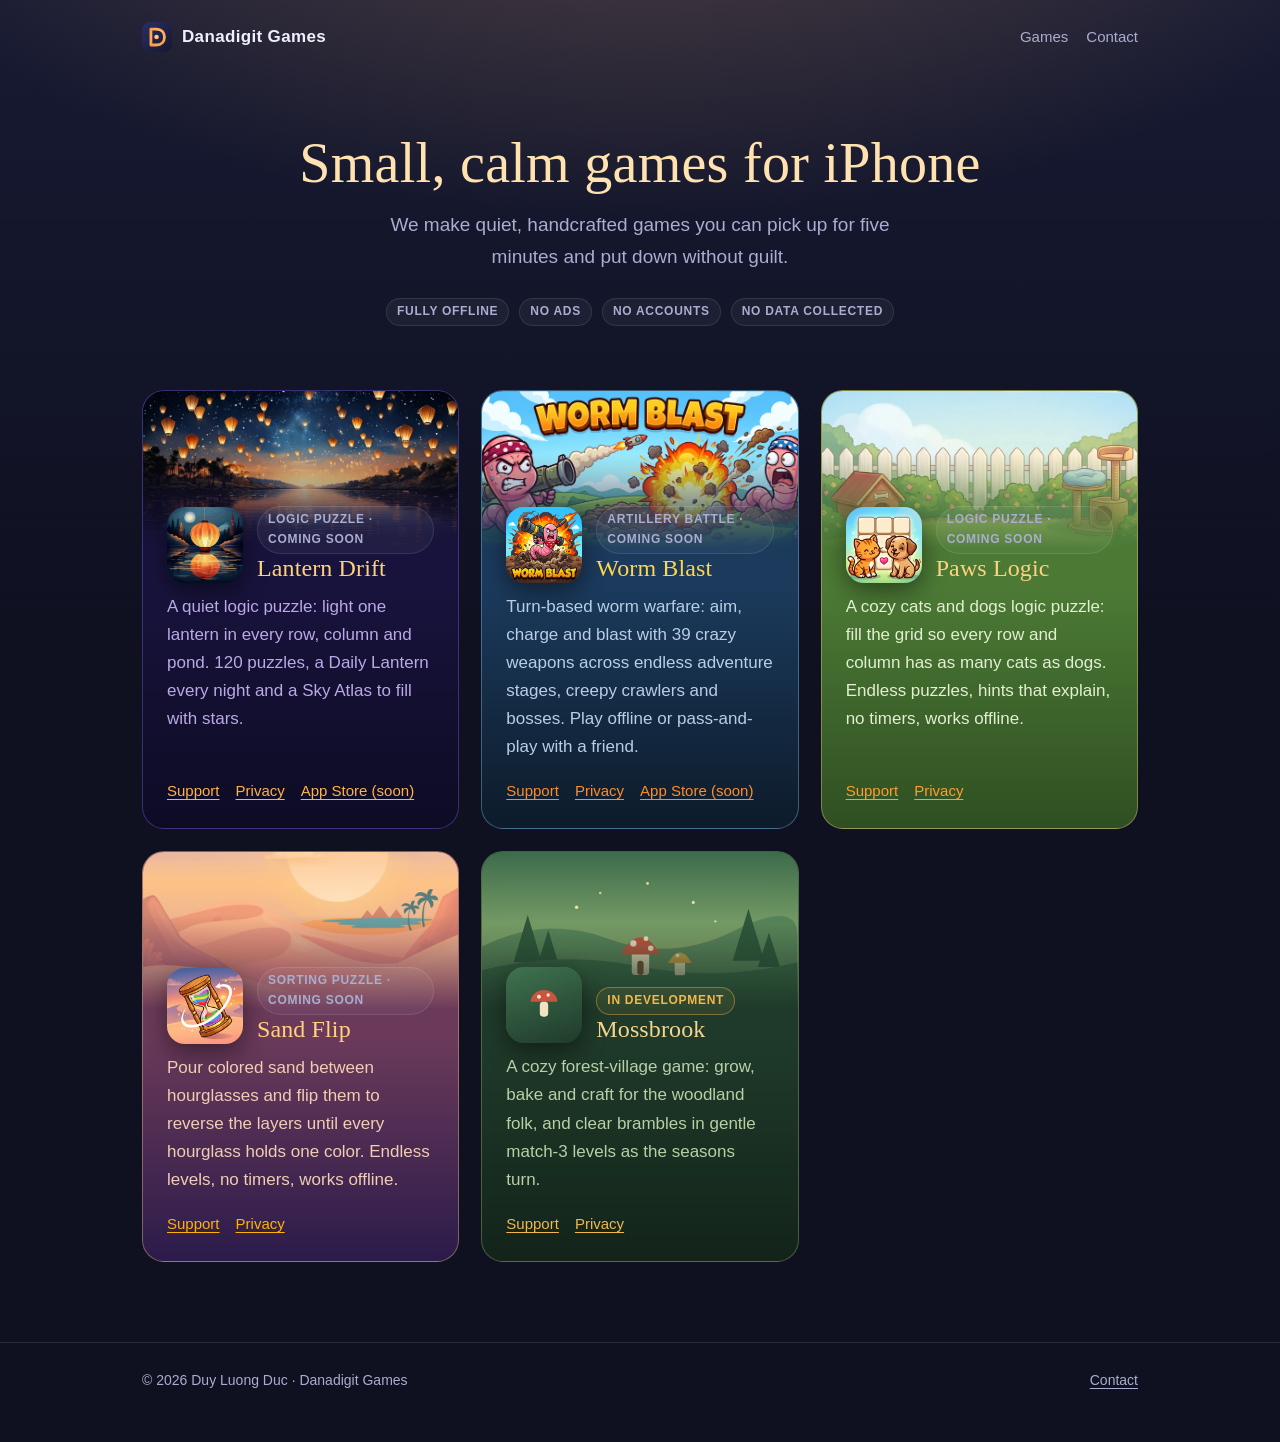
<file: index.html>
<!doctype html>
<html lang="en">
<head>
<meta charset="utf-8"><meta name="viewport" content="width=device-width, initial-scale=1">
<title>Danadigit Games</title>
<meta name="description" content="Danadigit Games makes small, calm, offline games for iPhone. No ads, no accounts, no data collected.">
<meta name="theme-color" content="#0f1020">
<meta property="og:title" content="Danadigit Games">
<meta property="og:description" content="Small, calm, offline games for iPhone.">
<meta property="og:image" content="https://games.danadigit.com/lantern-drift/img/og.jpg">
<meta property="og:url" content="https://games.danadigit.com/">
<link rel="icon" type="image/svg+xml" href="img/logo.svg">
<link rel="icon" type="image/png" href="img/favicon.png">
<link rel="apple-touch-icon" href="img/logo-180.png">
<link rel="stylesheet" href="style.css?v=2">
<style>
  /* Per-game card palettes. Each mirrors that game's own theme. */
  .card--lantern-drift {
    --card-bg: linear-gradient(180deg, #18133c 45%, #0d0b24);
    --card-bg-solid: #120f30;
    --card-edge: rgba(106, 90, 205, 0.45);
    --card-heading: #ffd27a; --card-dim: #b9a9e6; --card-accent: #ffb347;
  }
  .card--lantern-drift .card-art { background-image: url("lantern-drift/img/hero.webp"); background-position: center 40%; }
  .card--lantern-drift .card-art::after { background: linear-gradient(180deg, transparent 40%, #18133c 100%); }

  .card--mossbrook {
    --card-bg: linear-gradient(180deg, #1f3a2a 45%, #13241a);
    --card-bg-solid: #1c3526;
    --card-edge: rgba(168, 201, 120, 0.35);
    --card-heading: #f4d58d; --card-dim: #b9cfa6; --card-accent: #f2b84b;
  }
  .card--mossbrook .card-art { background: linear-gradient(180deg, #3d6b4b 0%, #7fa36a 55%, #e9c77b 100%); }
  .card--mossbrook .card-art svg { position: absolute; inset: 0; width: 100%; height: 100%; }
  .card--mossbrook .card-art::after { background: linear-gradient(180deg, transparent 45%, #1f3a2a 100%); }
  .card--mossbrook .card-icon { background: linear-gradient(160deg, #3f7350, #1f3a2a); display: grid; place-items: center; }
  .card--mossbrook .badge { color: #f2b84b; border-color: rgba(242, 184, 75, 0.4); background: rgba(242, 184, 75, 0.08); }

  .card--worm-blast {
    --card-bg: linear-gradient(180deg, #1b3a5c 45%, #0d1b2a);
    --card-bg-solid: #163252;
    --card-edge: rgba(143, 211, 255, 0.35);
    --card-heading: #ffd54f; --card-dim: #b7cfe6; --card-accent: #ff8c2a;
  }
  .card--worm-blast .card-art { background-image: url("worm-blast/img/hero.webp"); background-position: center 35%; }
  .card--worm-blast .card-art::after { background: linear-gradient(180deg, transparent 40%, #1b3a5c 100%); }

  .card--sand-flip {
    --card-bg: linear-gradient(180deg, #6b3a5a 45%, #2b1b4a);
    --card-bg-solid: #5b2e48;
    --card-edge: rgba(255, 204, 128, 0.38);
    --card-heading: #ffd27f; --card-dim: #f0cdb4; --card-accent: #ffb300;
  }
  .card--sand-flip .card-art { background-image: url("sand-flip/img/hero.webp"); background-position: center 45%; }
  .card--sand-flip .card-art::after { background: linear-gradient(180deg, transparent 40%, #6b3a5a 100%); }

  .card--paws-logic {
    --card-bg: linear-gradient(180deg, #4c7a35 45%, #2f4f22);
    --card-bg-solid: #436d2f;
    --card-edge: rgba(255, 209, 128, 0.38);
    --card-heading: #ffd180; --card-dim: #e3efd2; --card-accent: #ff9d2e;
  }
  .card--paws-logic .card-art { background-image: url("paws-logic/img/hero.webp"); background-position: center 45%; }
  .card--paws-logic .card-art::after { background: linear-gradient(180deg, transparent 40%, #4c7a35 100%); }
</style>
</head>
<body>
<div class="wrap">
  <header class="topbar">
    <a class="brand" href="./"><img src="img/logo.svg" alt="" width="30" height="30">Danadigit Games</a>
    <nav><a href="#games">Games</a><a href="https://github.com/duyluong1994/danadigit-games/issues">Contact</a></nav>
  </header>

  <section class="studio-hero">
    <h1>Small, calm games for iPhone</h1>
    <p class="dim">We make quiet, handcrafted games you can pick up for five minutes and put down without guilt.</p>
    <div class="pillars">
      <span class="badge">Fully offline</span>
      <span class="badge">No ads</span>
      <span class="badge">No accounts</span>
      <span class="badge">No data collected</span>
    </div>
  </section>

  <section class="games" id="games" aria-label="Games">
    <article class="card card--lantern-drift">
      <div class="card-art" role="img" aria-label="Paper lanterns rising over a night lake"></div>
      <div class="card-body">
        <div class="card-head">
          <img class="card-icon" src="lantern-drift/img/icon-256.png" alt="" width="76" height="76">
          <div>
            <span class="badge">Logic puzzle · Coming soon</span>
            <h3><a class="stretch" href="lantern-drift/" style="color:inherit;text-decoration:none">Lantern Drift</a></h3>
          </div>
        </div>
        <p>A quiet logic puzzle: light one lantern in every row, column and pond. 120 puzzles, a Daily Lantern every night and a Sky Atlas to fill with stars.</p>
        <div class="links">
          <a href="lantern-drift/">Support</a>
          <a href="lantern-drift/privacy.html">Privacy</a>
          <a href="https://apps.apple.com/app/id6827719328">App Store (soon)</a>
        </div>
      </div>
    </article>

    <article class="card card--worm-blast">
      <div class="card-art" role="img" aria-label="Two cartoon worms firing bazookas at each other"></div>
      <div class="card-body">
        <div class="card-head">
          <img class="card-icon" src="worm-blast/img/icon-256.png" alt="" width="76" height="76">
          <div>
            <span class="badge">Artillery battle · Coming soon</span>
            <h3><a class="stretch" href="worm-blast/" style="color:inherit;text-decoration:none">Worm Blast</a></h3>
          </div>
        </div>
        <p>Turn-based worm warfare: aim, charge and blast with 39 crazy weapons across endless adventure stages, creepy crawlers and bosses. Play offline or pass-and-play with a friend.</p>
        <div class="links">
          <a href="worm-blast/">Support</a>
          <a href="worm-blast/privacy.html">Privacy</a>
          <a href="https://apps.apple.com/app/id6828483344">App Store (soon)</a>
        </div>
      </div>
    </article>

    <article class="card card--paws-logic">
      <div class="card-art" role="img" aria-label="A sunny backyard with a dog house and a cat tree"></div>
      <div class="card-body">
        <div class="card-head">
          <img class="card-icon" src="paws-logic/img/icon-256.png" alt="" width="76" height="76">
          <div>
            <span class="badge">Logic puzzle · Coming soon</span>
            <h3><a class="stretch" href="paws-logic/" style="color:inherit;text-decoration:none">Paws Logic</a></h3>
          </div>
        </div>
        <p>A cozy cats and dogs logic puzzle: fill the grid so every row and column has as many cats as dogs. Endless puzzles, hints that explain, no timers, works offline.</p>
        <div class="links">
          <a href="paws-logic/">Support</a>
          <a href="paws-logic/privacy.html">Privacy</a>
        </div>
      </div>
    </article>

    <article class="card card--sand-flip">
      <div class="card-art" role="img" aria-label="Sunset desert dunes with a distant oasis"></div>
      <div class="card-body">
        <div class="card-head">
          <img class="card-icon" src="sand-flip/img/icon-256.png" alt="" width="76" height="76">
          <div>
            <span class="badge">Sorting puzzle · Coming soon</span>
            <h3><a class="stretch" href="sand-flip/" style="color:inherit;text-decoration:none">Sand Flip</a></h3>
          </div>
        </div>
        <p>Pour colored sand between hourglasses and flip them to reverse the layers until every hourglass holds one color. Endless levels, no timers, works offline.</p>
        <div class="links">
          <a href="sand-flip/">Support</a>
          <a href="sand-flip/privacy.html">Privacy</a>
        </div>
      </div>
    </article>

    <article class="card card--mossbrook">
      <div class="card-art" aria-hidden="true">
        <svg viewBox="0 0 400 200" preserveAspectRatio="xMidYMid slice">
          <path d="M0 120 Q80 80 160 110 T320 100 T400 105 V200 H0z" fill="#4f7d55" opacity=".8"/>
          <g fill="#2e5639">
            <path d="M40 140 l18 -60 l18 60z"/><path d="M70 145 l14 -46 l14 46z"/>
            <path d="M318 138 l20 -66 l20 66z"/><path d="M350 146 l14 -44 l14 44z"/>
          </g>
          <path d="M0 150 Q100 125 200 145 T400 140 V200 H0z" fill="#3b6845"/>
          <g transform="translate(176 92)">
            <rect x="14" y="34" width="22" height="30" rx="4" fill="#f3e2c0"/>
            <rect x="21" y="46" width="8" height="18" rx="4" fill="#7a4a2a"/>
            <path d="M0 38 Q25 -6 50 38z" fill="#c8553d"/>
            <circle cx="16" cy="24" r="4" fill="#f7ead2"/><circle cx="32" cy="18" r="3" fill="#f7ead2"/><circle cx="38" cy="30" r="3.5" fill="#f7ead2"/>
          </g>
          <g transform="translate(236 118) scale(.6)">
            <rect x="14" y="34" width="22" height="30" rx="4" fill="#f3e2c0"/>
            <path d="M0 38 Q25 -6 50 38z" fill="#d9a441"/>
            <circle cx="20" cy="22" r="4" fill="#f7ead2"/>
          </g>
          <g fill="#ffe9a8">
            <circle cx="120" cy="70" r="2.2" opacity=".9"/><circle cx="150" cy="52" r="1.6" opacity=".7"/>
            <circle cx="268" cy="64" r="2" opacity=".85"/><circle cx="296" cy="88" r="1.5" opacity=".7"/>
            <circle cx="210" cy="40" r="1.8" opacity=".8"/>
          </g>
        </svg>
      </div>
      <div class="card-body">
        <div class="card-head">
          <div class="card-icon">
            <svg width="40" height="40" viewBox="0 0 24 24" aria-hidden="true"><path d="M12 3c-4.5 0-8 3.2-8 7h16c0-3.8-3.5-7-8-7z" fill="#c8553d"/><circle cx="9" cy="7" r="1.2" fill="#f7ead2"/><circle cx="14.5" cy="6" r="1" fill="#f7ead2"/><rect x="9.5" y="10" width="5" height="9" rx="2" fill="#f3e2c0"/></svg>
          </div>
          <div>
            <span class="badge">In development</span>
            <h3>Mossbrook</h3>
          </div>
        </div>
        <p>A cozy forest-village game: grow, bake and craft for the woodland folk, and clear brambles in gentle match-3 levels as the seasons turn.</p>
        <div class="links"><a href="mossbrook/">Support</a><a href="mossbrook/privacy.html">Privacy</a></div>
      </div>
    </article>
  </section>
</div>

<footer>
  <div class="wrap">
    <span>© 2026 Duy Luong Duc · Danadigit Games</span>
    <nav><a href="https://github.com/duyluong1994/danadigit-games/issues">Contact</a></nav>
  </div>
</footer>
</body>
</html>
</file>
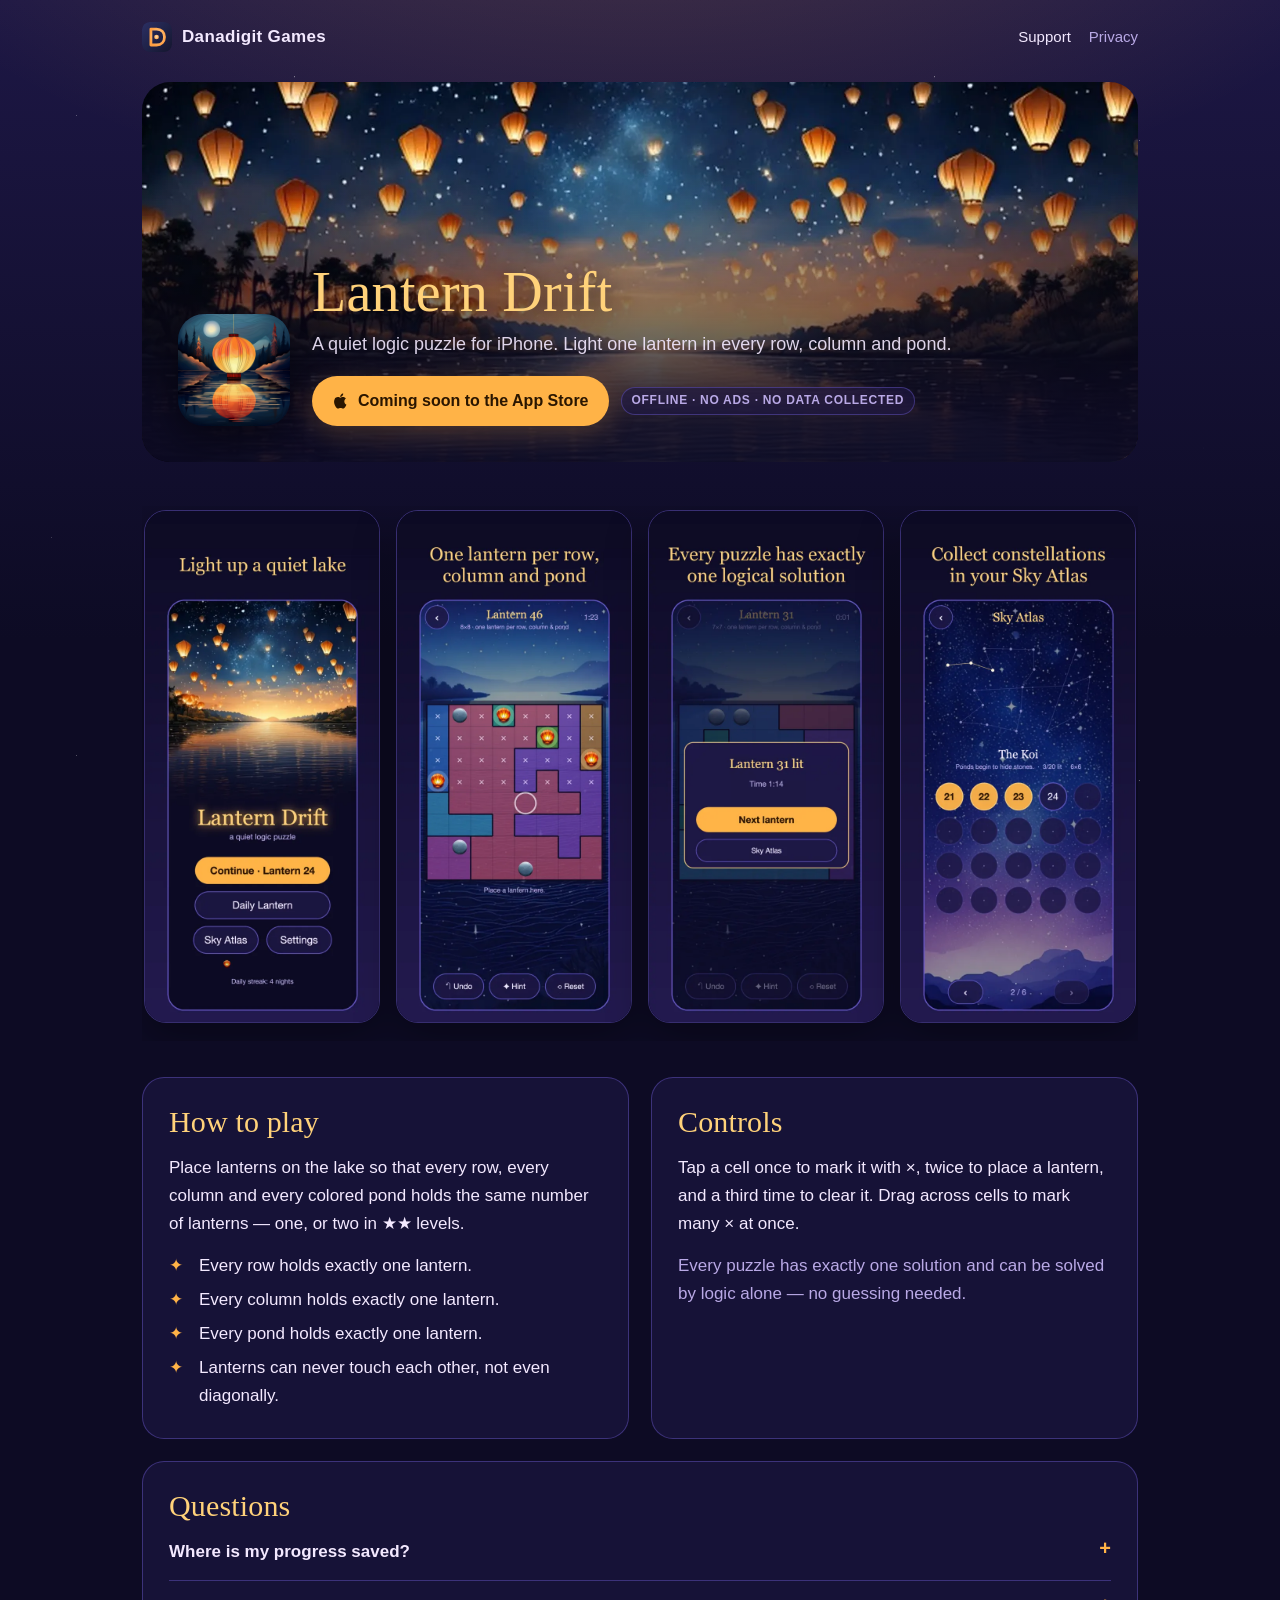
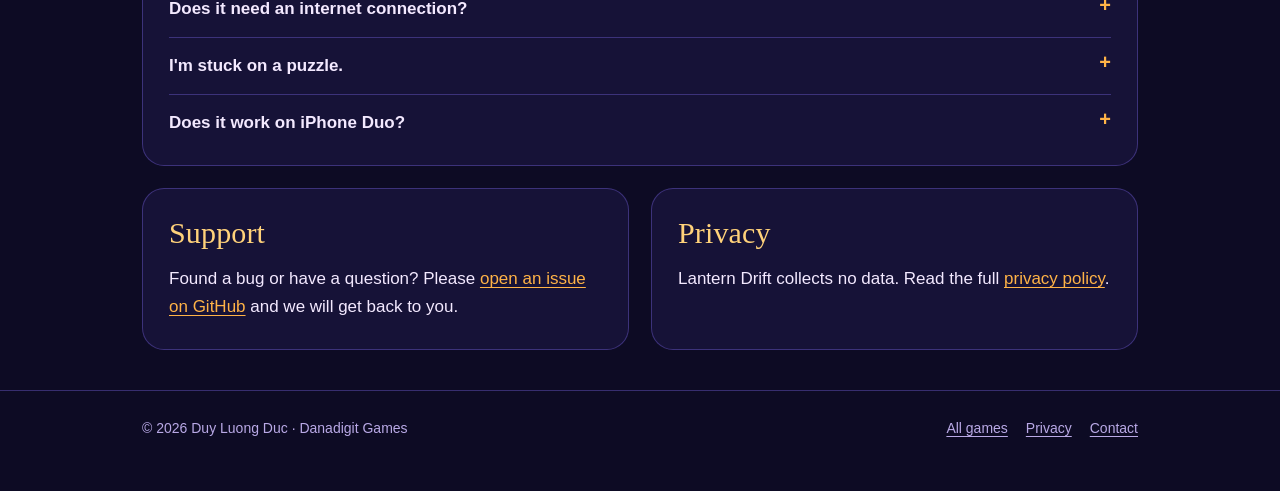
<file: lantern-drift/index.html>
<!doctype html>
<html lang="en">
<head>
<meta charset="utf-8"><meta name="viewport" content="width=device-width, initial-scale=1">
<title>Lantern Drift — Support</title>
<meta name="description" content="Lantern Drift is a calm logic puzzle for iPhone: place lanterns on a night lake so every row, column and pond holds one. Help, how to play and contact.">
<meta name="theme-color" content="#0d0b24">
<meta property="og:title" content="Lantern Drift — a calm logic puzzle for iPhone">
<meta property="og:description" content="Release paper lanterns onto a quiet night lake. 120 calm logic puzzles plus a Daily Lantern every night.">
<meta property="og:image" content="https://games.danadigit.com/lantern-drift/img/og.jpg">
<meta property="og:url" content="https://games.danadigit.com/lantern-drift/">
<meta name="twitter:card" content="summary_large_image">
<link rel="icon" type="image/png" href="img/favicon.png">
<link rel="apple-touch-icon" href="img/apple-touch-icon.png">
<link rel="stylesheet" href="../style.css?v=2">
<link rel="stylesheet" href="style.css?v=2">
</head>
<body>
<div class="wrap">
  <header class="topbar">
    <a class="brand" href="../"><img src="../img/logo.svg" alt="" width="30" height="30">Danadigit Games</a>
    <nav><a href="./" aria-current="page">Support</a><a href="privacy.html">Privacy</a></nav>
  </header>

  <section class="game-hero" aria-label="Lantern Drift">
    <div class="inner">
      <img class="app-icon" src="img/icon-256.png" alt="Lantern Drift app icon" width="112" height="112">
      <div>
        <h1>Lantern Drift</h1>
        <p class="tagline">A quiet logic puzzle for iPhone. Light one lantern in every row, column and pond.</p>
        <div class="actions">
          <a class="btn" href="https://apps.apple.com/app/id6827719328">
            <svg viewBox="0 0 24 24" fill="currentColor" aria-hidden="true"><path d="M16.4 12.6c0-2.5 2-3.7 2.1-3.8-1.2-1.7-3-1.9-3.6-2-1.5-.2-3 .9-3.8.9-.8 0-2-.9-3.3-.9-1.7 0-3.3 1-4.2 2.5-1.8 3.1-.5 7.7 1.3 10.2.9 1.2 1.9 2.6 3.2 2.6 1.3-.1 1.8-.8 3.3-.8s2 .8 3.3.8c1.4 0 2.2-1.2 3.1-2.5 1-1.4 1.4-2.8 1.4-2.9 0 0-2.8-1.1-2.8-4.1zM13.9 5.1c.7-.8 1.2-2 1-3.1-1 0-2.2.7-2.9 1.5-.6.7-1.2 1.9-1 3 1.1.1 2.2-.6 2.9-1.4z"/></svg>
            Coming soon to the App Store
          </a>
          <span class="badge">Offline · No ads · No data collected</span>
        </div>
      </div>
    </div>
  </section>

  <div class="shots" aria-label="Screenshots">
    <img src="img/shot-01-menu.webp" alt="Lantern Drift title screen over a night lake" loading="lazy" width="600" height="1304">
    <img src="img/shot-02-play.webp" alt="A puzzle in progress: one lantern per row, column and pond" loading="lazy" width="600" height="1304">
    <img src="img/shot-04-win.webp" alt="Solved puzzle with lanterns drifting into the sky" loading="lazy" width="600" height="1304">
    <img src="img/shot-05-atlas.webp" alt="The Sky Atlas: every solved puzzle lights a star" loading="lazy" width="600" height="1304">
  </div>

  <div class="grid-2">
    <section class="panel">
      <h2>How to play</h2>
      <p>Place lanterns on the lake so that every row, every column and every colored pond holds the same number of lanterns — one, or two in ★★ levels.</p>
      <ul class="rules">
        <li>Every row holds exactly one lantern.</li>
        <li>Every column holds exactly one lantern.</li>
        <li>Every pond holds exactly one lantern.</li>
        <li>Lanterns can never touch each other, not even diagonally.</li>
      </ul>
    </section>
    <section class="panel">
      <h2>Controls</h2>
      <p>Tap a cell once to mark it with ×, twice to place a lantern, and a third time to clear it. Drag across cells to mark many × at once.</p>
      <p class="dim">Every puzzle has exactly one solution and can be solved by logic alone — no guessing needed.</p>
    </section>
  </div>

  <section class="panel faq" style="margin-bottom:22px">
    <h2>Questions</h2>
    <details>
      <summary>Where is my progress saved?</summary>
      <p>Your progress, best times, daily streak and settings are stored only on your iPhone. Deleting the app removes them.</p>
    </details>
    <details>
      <summary>Does it need an internet connection?</summary>
      <p>No. Lantern Drift works fully offline, including the Daily Lantern.</p>
    </details>
    <details>
      <summary>I'm stuck on a puzzle.</summary>
      <p>Use a hint, or turn on mistake highlighting in Settings to see rule breaks as you play. Undo is unlimited.</p>
    </details>
    <details>
      <summary>Does it work on iPhone Duo?</summary>
      <p>Yes. The board adapts when you fold or unfold the screen.</p>
    </details>
  </section>

  <div class="grid-2">
    <section class="panel">
      <h2>Support</h2>
      <p>Found a bug or have a question? Please <a href="https://github.com/duyluong1994/danadigit-games/issues">open an issue on GitHub</a> and we will get back to you.</p>
    </section>
    <section class="panel">
      <h2>Privacy</h2>
      <p>Lantern Drift collects no data. Read the full <a href="privacy.html">privacy policy</a>.</p>
    </section>
  </div>
</div>

<footer>
  <div class="wrap">
    <span>© 2026 Duy Luong Duc · Danadigit Games</span>
    <nav><a href="../">All games</a><a href="privacy.html">Privacy</a><a href="https://github.com/duyluong1994/danadigit-games/issues">Contact</a></nav>
  </div>
</footer>
</body>
</html>
</file>
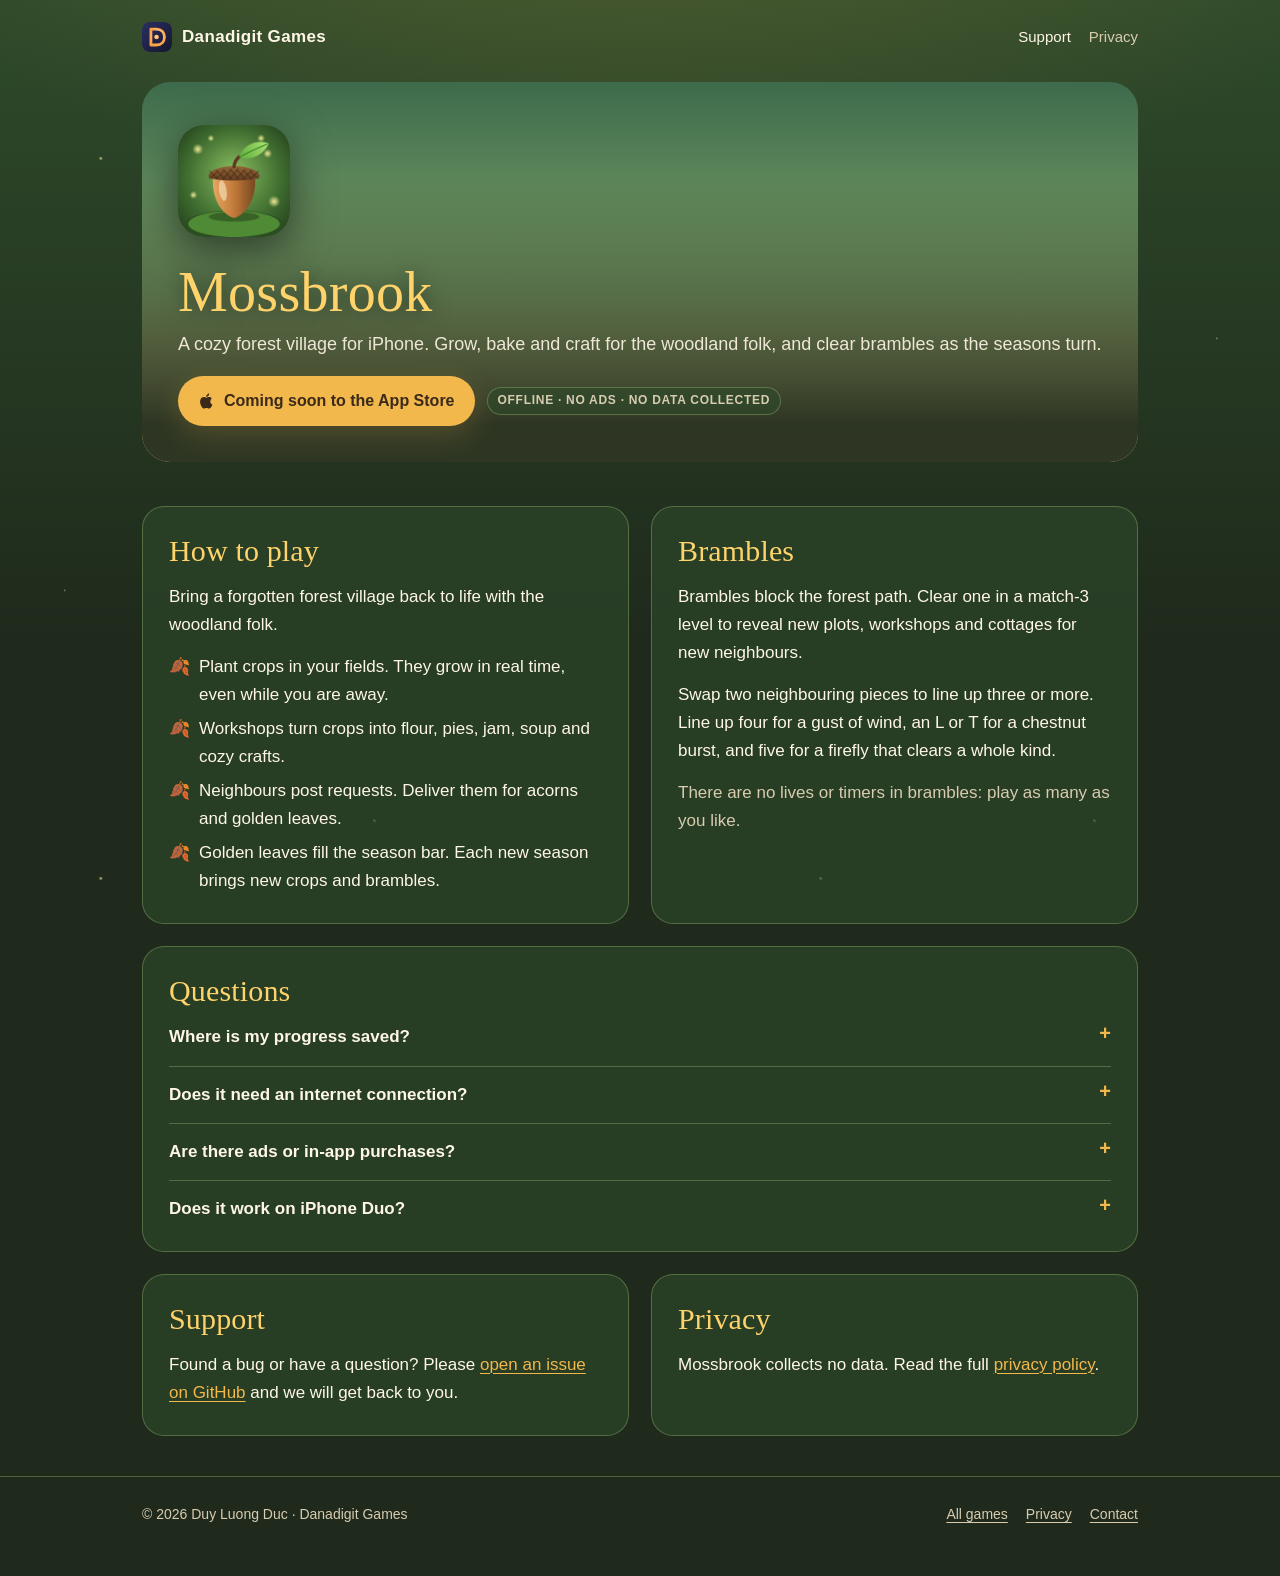
<file: mossbrook/index.html>
<!doctype html>
<html lang="en">
<head>
<meta charset="utf-8"><meta name="viewport" content="width=device-width, initial-scale=1">
<title>Mossbrook — Support</title>
<meta name="description" content="Mossbrook is a cozy forest-village game for iPhone: farm, bake and craft for the woodland folk, and clear brambles in gentle match-3 levels. Help, how to play and contact.">
<meta name="theme-color" content="#1f2a1c">
<meta property="og:title" content="Mossbrook — a cozy forest village for iPhone">
<meta property="og:description" content="Farm, bake and craft for the woodland folk, and clear brambles in gentle match-3 levels as the seasons turn.">
<meta property="og:url" content="https://games.danadigit.com/mossbrook/">
<meta name="twitter:card" content="summary">
<link rel="icon" type="image/png" href="img/favicon.png">
<link rel="apple-touch-icon" href="img/apple-touch-icon.png">
<link rel="stylesheet" href="../style.css?v=2">
<link rel="stylesheet" href="style.css?v=2">
</head>
<body>
<div class="wrap">
  <header class="topbar">
    <a class="brand" href="../"><img src="../img/logo.svg" alt="" width="30" height="30">Danadigit Games</a>
    <nav><a href="./" aria-current="page">Support</a><a href="privacy.html">Privacy</a></nav>
  </header>

  <section class="game-hero" aria-label="Mossbrook">
    <div class="inner">
      <img class="app-icon" src="img/icon-256.png" alt="Mossbrook app icon" width="112" height="112">
      <div>
        <h1>Mossbrook</h1>
        <p class="tagline">A cozy forest village for iPhone. Grow, bake and craft for the woodland folk, and clear brambles as the seasons turn.</p>
        <div class="actions">
          <a class="btn" href="./">
            <svg viewBox="0 0 24 24" fill="currentColor" aria-hidden="true"><path d="M16.4 12.6c0-2.5 2-3.7 2.1-3.8-1.2-1.7-3-1.9-3.6-2-1.5-.2-3 .9-3.8.9-.8 0-2-.9-3.3-.9-1.7 0-3.3 1-4.2 2.5-1.8 3.1-.5 7.7 1.3 10.2.9 1.2 1.9 2.6 3.2 2.6 1.3-.1 1.8-.8 3.3-.8s2 .8 3.3.8c1.4 0 2.2-1.2 3.1-2.5 1-1.4 1.4-2.8 1.4-2.9 0 0-2.8-1.1-2.8-4.1zM13.9 5.1c.7-.8 1.2-2 1-3.1-1 0-2.2.7-2.9 1.5-.6.7-1.2 1.9-1 3 1.1.1 2.2-.6 2.9-1.4z"/></svg>
            Coming soon to the App Store
          </a>
          <span class="badge">Offline · No ads · No data collected</span>
        </div>
      </div>
    </div>
  </section>

  <div class="grid-2">
    <section class="panel">
      <h2>How to play</h2>
      <p>Bring a forgotten forest village back to life with the woodland folk.</p>
      <ul class="rules">
        <li>Plant crops in your fields. They grow in real time, even while you are away.</li>
        <li>Workshops turn crops into flour, pies, jam, soup and cozy crafts.</li>
        <li>Neighbours post requests. Deliver them for acorns and golden leaves.</li>
        <li>Golden leaves fill the season bar. Each new season brings new crops and brambles.</li>
      </ul>
    </section>
    <section class="panel">
      <h2>Brambles</h2>
      <p>Brambles block the forest path. Clear one in a match-3 level to reveal new plots, workshops and cottages for new neighbours.</p>
      <p>Swap two neighbouring pieces to line up three or more. Line up four for a gust of wind, an L or T for a chestnut burst, and five for a firefly that clears a whole kind.</p>
      <p class="dim">There are no lives or timers in brambles: play as many as you like.</p>
    </section>
  </div>

  <section class="panel faq" style="margin-bottom:22px">
    <h2>Questions</h2>
    <details>
      <summary>Where is my progress saved?</summary>
      <p>Your village, pantry and settings are stored only on your iPhone. Deleting the app removes them.</p>
    </details>
    <details>
      <summary>Does it need an internet connection?</summary>
      <p>No. Mossbrook works fully offline. Crops and workshops keep running on your phone's clock.</p>
    </details>
    <details>
      <summary>Are there ads or in-app purchases?</summary>
      <p>No. Acorns are earned only by playing.</p>
    </details>
    <details>
      <summary>Does it work on iPhone Duo?</summary>
      <p>Yes. The layout adapts when you fold or unfold the screen.</p>
    </details>
  </section>

  <div class="grid-2">
    <section class="panel">
      <h2>Support</h2>
      <p>Found a bug or have a question? Please <a href="https://github.com/duyluong1994/danadigit-games/issues">open an issue on GitHub</a> and we will get back to you.</p>
    </section>
    <section class="panel">
      <h2>Privacy</h2>
      <p>Mossbrook collects no data. Read the full <a href="privacy.html">privacy policy</a>.</p>
    </section>
  </div>
</div>

<footer>
  <div class="wrap">
    <span>© 2026 Duy Luong Duc · Danadigit Games</span>
    <nav><a href="../">All games</a><a href="privacy.html">Privacy</a><a href="https://github.com/duyluong1994/danadigit-games/issues">Contact</a></nav>
  </div>
</footer>
</body>
</html>
</file>
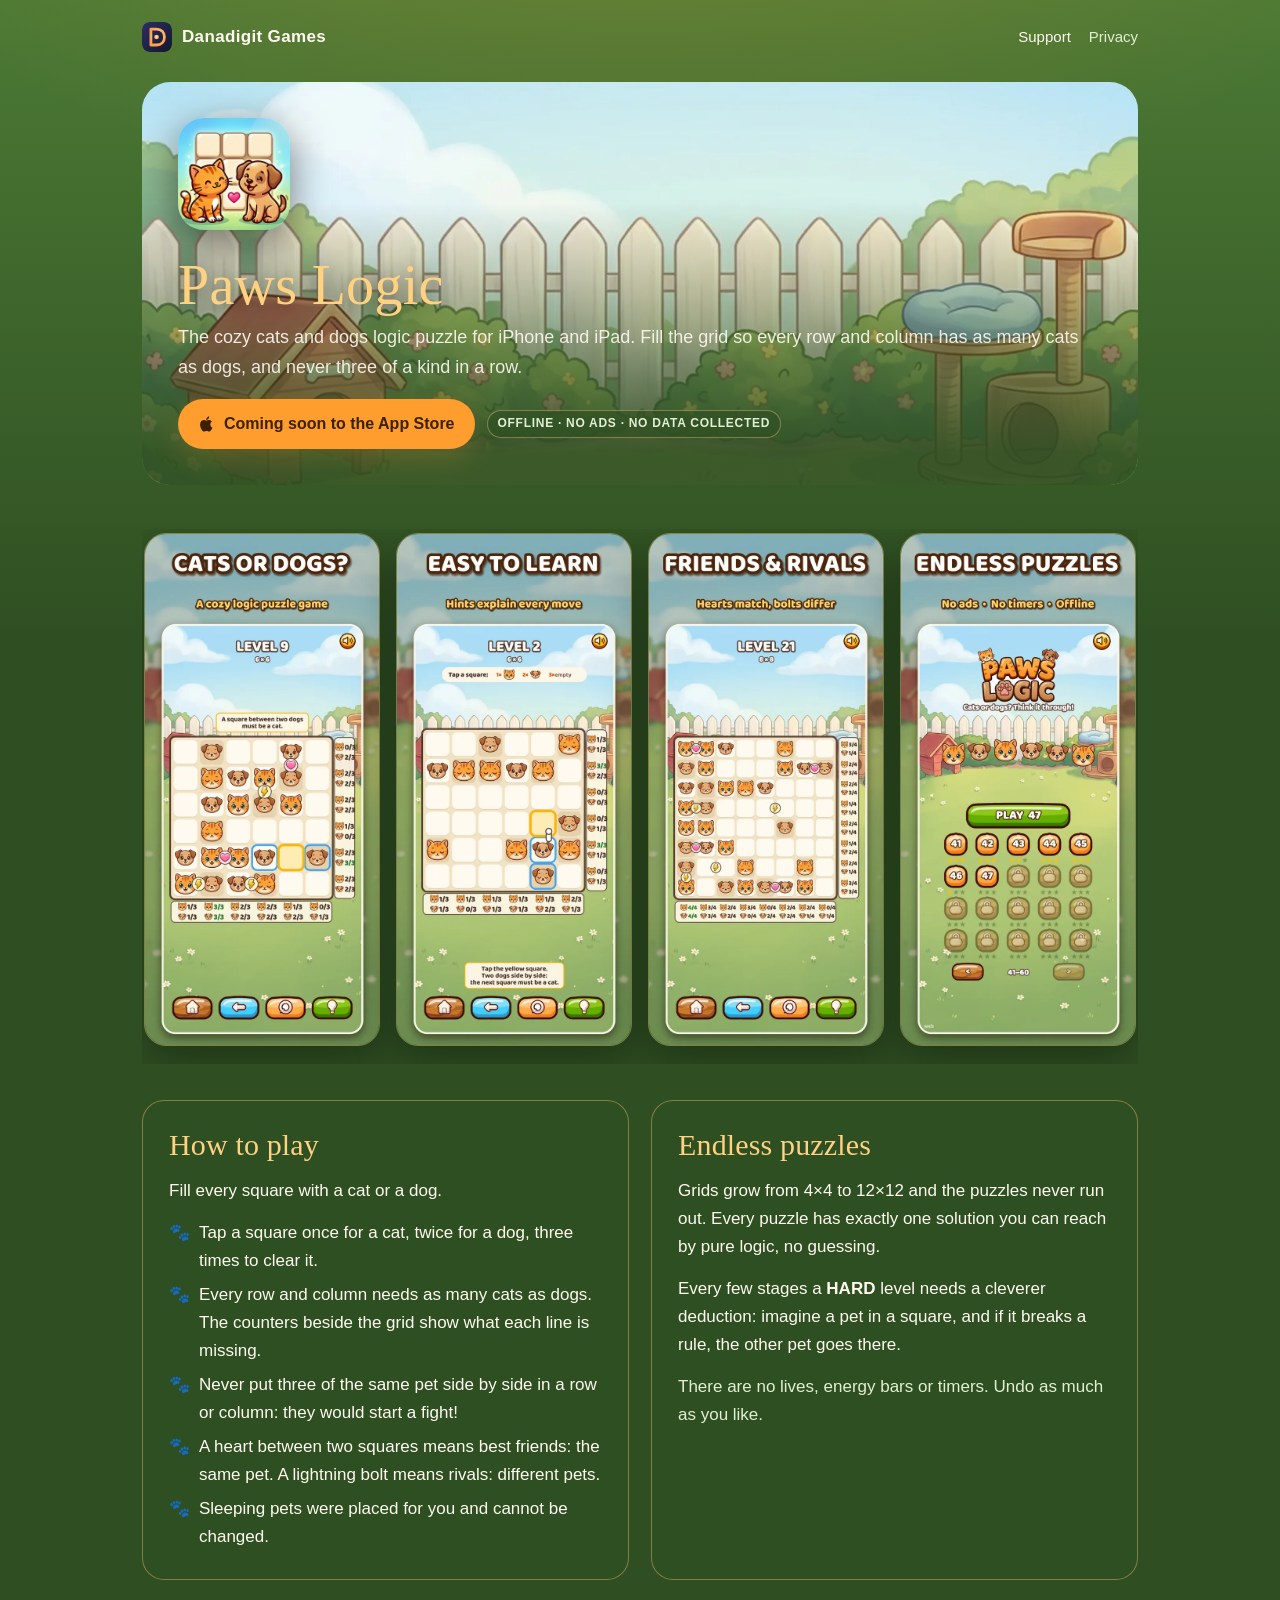
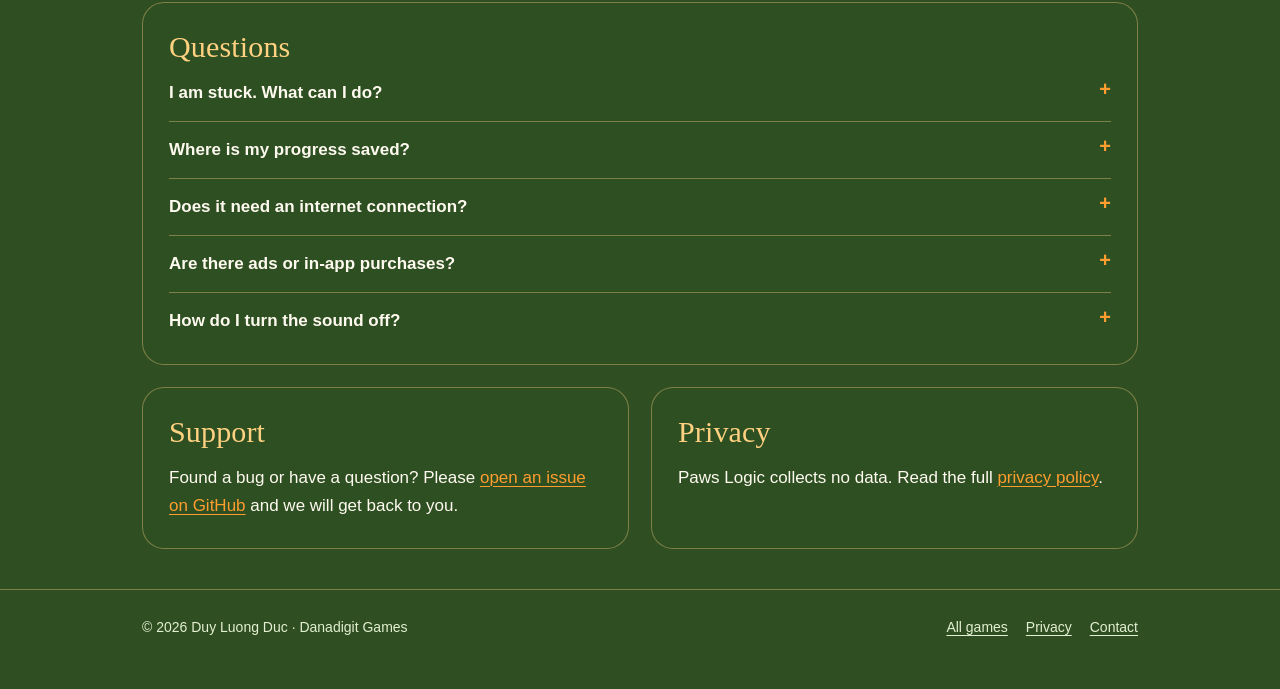
<file: paws-logic/index.html>
<!doctype html>
<html lang="en">
<head>
<meta charset="utf-8"><meta name="viewport" content="width=device-width, initial-scale=1">
<title>Paws Logic — Support</title>
<meta name="description" content="Paws Logic is a cozy cats and dogs logic puzzle for iPhone and iPad: fill the grid so every row and column has as many cats as dogs. Help, how to play and contact.">
<meta name="theme-color" content="#3f6b2e">
<meta property="og:title" content="Paws Logic — the cozy cats and dogs logic puzzle">
<meta property="og:description" content="Cats or dogs? Think it through. Endless logic puzzles, no timers, works offline, no ads.">
<meta property="og:image" content="https://games.danadigit.com/paws-logic/img/og.jpg">
<meta property="og:url" content="https://games.danadigit.com/paws-logic/">
<meta name="twitter:card" content="summary_large_image">
<link rel="icon" type="image/png" href="img/favicon.png">
<link rel="apple-touch-icon" href="img/apple-touch-icon.png">
<link rel="stylesheet" href="../style.css?v=2">
<link rel="stylesheet" href="style.css?v=1">
</head>
<body>
<div class="wrap">
  <header class="topbar">
    <a class="brand" href="../"><img src="../img/logo.svg" alt="" width="30" height="30">Danadigit Games</a>
    <nav><a href="./" aria-current="page">Support</a><a href="privacy.html">Privacy</a></nav>
  </header>

  <section class="game-hero" aria-label="Paws Logic">
    <div class="inner">
      <img class="app-icon" src="img/icon-256.png" alt="Paws Logic app icon" width="112" height="112">
      <div>
        <h1>Paws Logic</h1>
        <p class="tagline">The cozy cats and dogs logic puzzle for iPhone and iPad. Fill the grid so every row and column has as many cats as dogs, and never three of a kind in a row.</p>
        <div class="actions">
          <span class="btn">
            <svg viewBox="0 0 24 24" fill="currentColor" aria-hidden="true"><path d="M16.4 12.6c0-2.5 2-3.7 2.1-3.8-1.2-1.7-3-1.9-3.6-2-1.5-.2-3 .9-3.8.9-.8 0-2-.9-3.3-.9-1.7 0-3.3 1-4.2 2.5-1.8 3.1-.5 7.7 1.3 10.2.9 1.2 1.9 2.6 3.2 2.6 1.3-.1 1.8-.8 3.3-.8s2 .8 3.3.8c1.4 0 2.2-1.2 3.1-2.5 1-1.4 1.4-2.8 1.4-2.9 0 0-2.8-1.1-2.8-4.1zM13.9 5.1c.7-.8 1.2-2 1-3.1-1 0-2.2.7-2.9 1.5-.6.7-1.2 1.9-1 3 1.1.1 2.2-.6 2.9-1.4z"/></svg>
            Coming soon to the App Store
          </span>
          <span class="badge">Offline · No ads · No data collected</span>
        </div>
      </div>
    </div>
  </section>

  <div class="shots" aria-label="Screenshots">
    <img src="img/shot-01-play.webp" alt="A 6 by 6 grid of cats and dogs with heart and lightning clues and a hint explaining the next move" loading="lazy" width="600" height="1304">
    <img src="img/shot-02-learn.webp" alt="The guided first levels: a hand points at the square to tap" loading="lazy" width="600" height="1304">
    <img src="img/shot-03-links.webp" alt="An 8 by 8 puzzle with best friend hearts and rival lightning bolts" loading="lazy" width="600" height="1304">
    <img src="img/shot-04-menu.webp" alt="The level map with stars in a sunny backyard" loading="lazy" width="600" height="1304">
  </div>

  <div class="grid-2">
    <section class="panel">
      <h2>How to play</h2>
      <p>Fill every square with a cat or a dog.</p>
      <ul class="rules">
        <li>Tap a square once for a cat, twice for a dog, three times to clear it.</li>
        <li>Every row and column needs as many cats as dogs. The counters beside the grid show what each line is missing.</li>
        <li>Never put three of the same pet side by side in a row or column: they would start a fight!</li>
        <li>A heart between two squares means best friends: the same pet. A lightning bolt means rivals: different pets.</li>
        <li>Sleeping pets were placed for you and cannot be changed.</li>
      </ul>
    </section>
    <section class="panel">
      <h2>Endless puzzles</h2>
      <p>Grids grow from 4×4 to 12×12 and the puzzles never run out. Every puzzle has exactly one solution you can reach by pure logic, no guessing.</p>
      <p>Every few stages a <strong>HARD</strong> level needs a cleverer deduction: imagine a pet in a square, and if it breaks a rule, the other pet goes there.</p>
      <p class="dim">There are no lives, energy bars or timers. Undo as much as you like.</p>
    </section>
  </div>

  <section class="panel faq" style="margin-bottom:22px">
    <h2>Questions</h2>
    <details>
      <summary>I am stuck. What can I do?</summary>
      <p>Tap the light bulb. It highlights the next square and explains why it must be a cat or a dog. If a pet is in the wrong square, the hint points it out first.</p>
    </details>
    <details>
      <summary>Where is my progress saved?</summary>
      <p>Your levels and stars are stored only on your device. Deleting the app removes them.</p>
    </details>
    <details>
      <summary>Does it need an internet connection?</summary>
      <p>No. Paws Logic works fully offline.</p>
    </details>
    <details>
      <summary>Are there ads or in-app purchases?</summary>
      <p>No.</p>
    </details>
    <details>
      <summary>How do I turn the sound off?</summary>
      <p>Tap the speaker button at the top right of the menu or of any level.</p>
    </details>
  </section>

  <div class="grid-2">
    <section class="panel">
      <h2>Support</h2>
      <p>Found a bug or have a question? Please <a href="https://github.com/duyluong1994/danadigit-games/issues">open an issue on GitHub</a> and we will get back to you.</p>
    </section>
    <section class="panel">
      <h2>Privacy</h2>
      <p>Paws Logic collects no data. Read the full <a href="privacy.html">privacy policy</a>.</p>
    </section>
  </div>
</div>

<footer>
  <div class="wrap">
    <span>© 2026 Duy Luong Duc · Danadigit Games</span>
    <nav><a href="../">All games</a><a href="privacy.html">Privacy</a><a href="https://github.com/duyluong1994/danadigit-games/issues">Contact</a></nav>
  </div>
</footer>
</body>
</html>
</file>
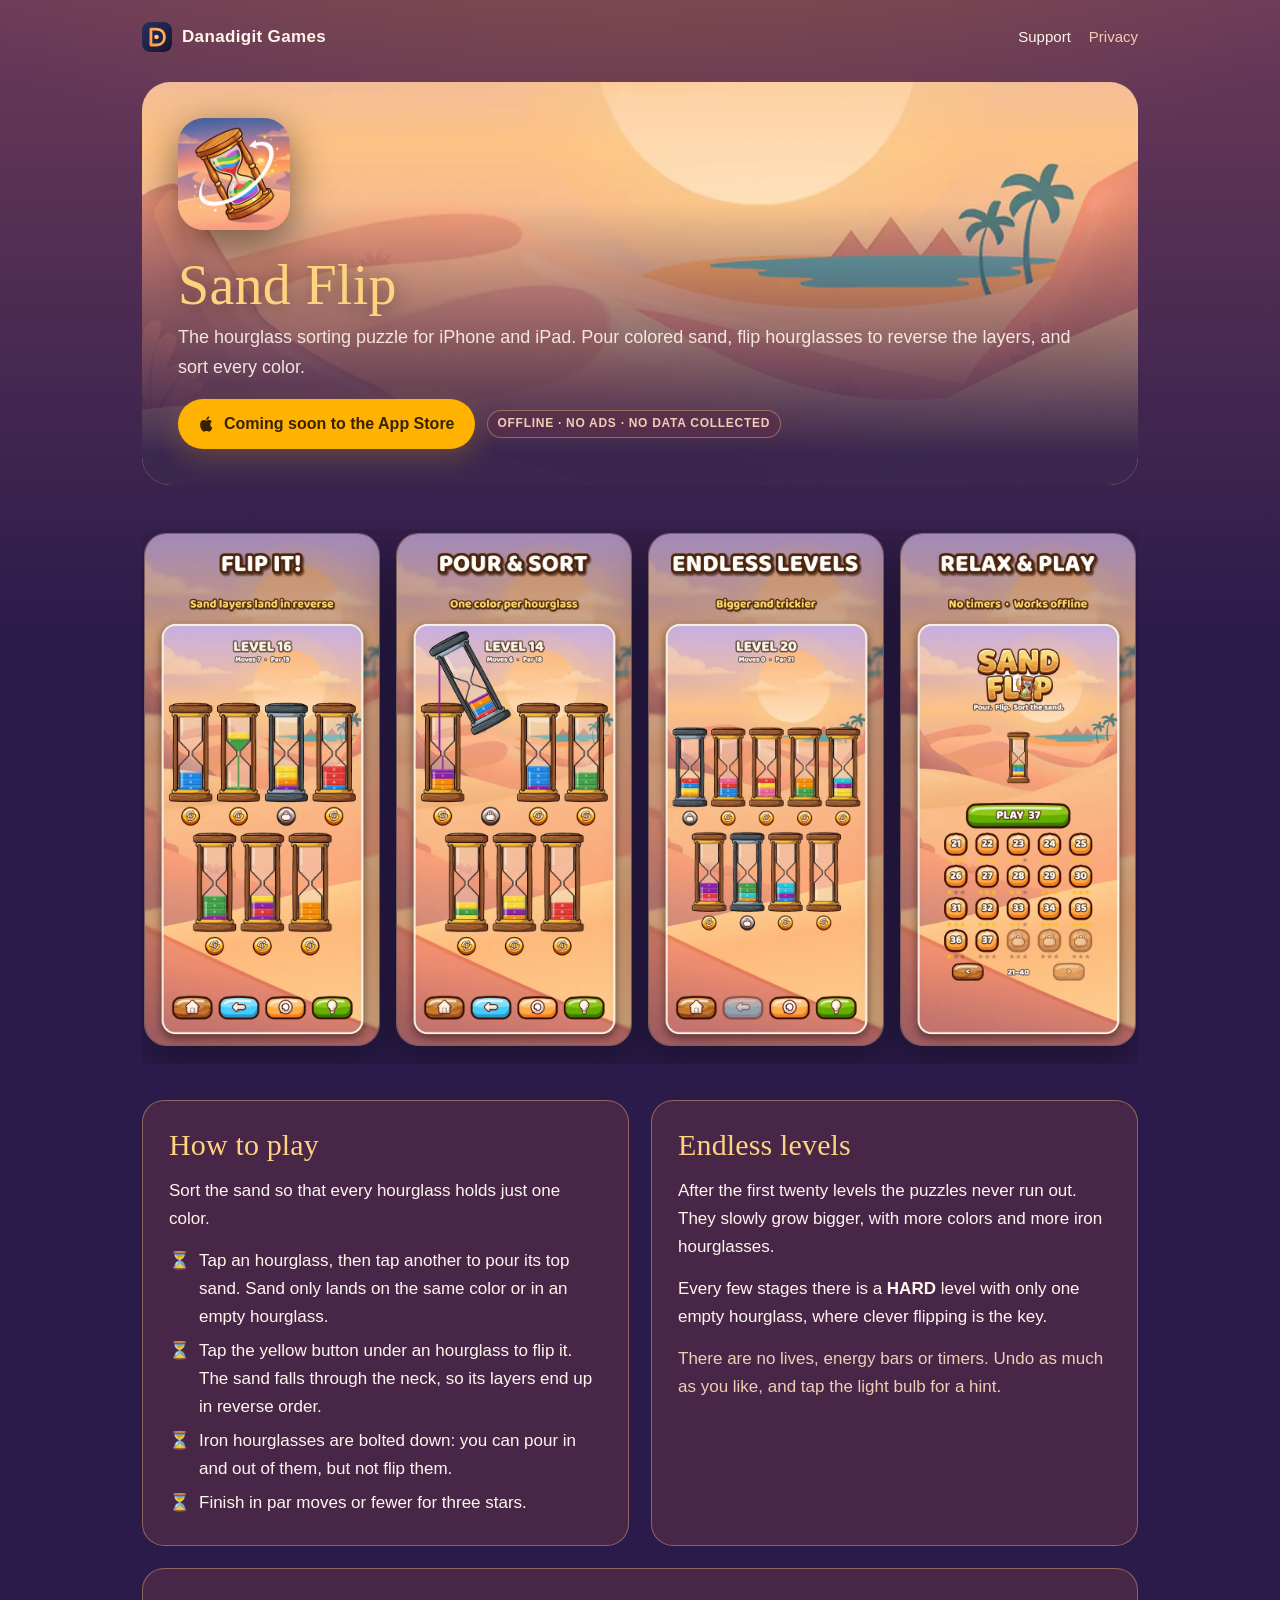
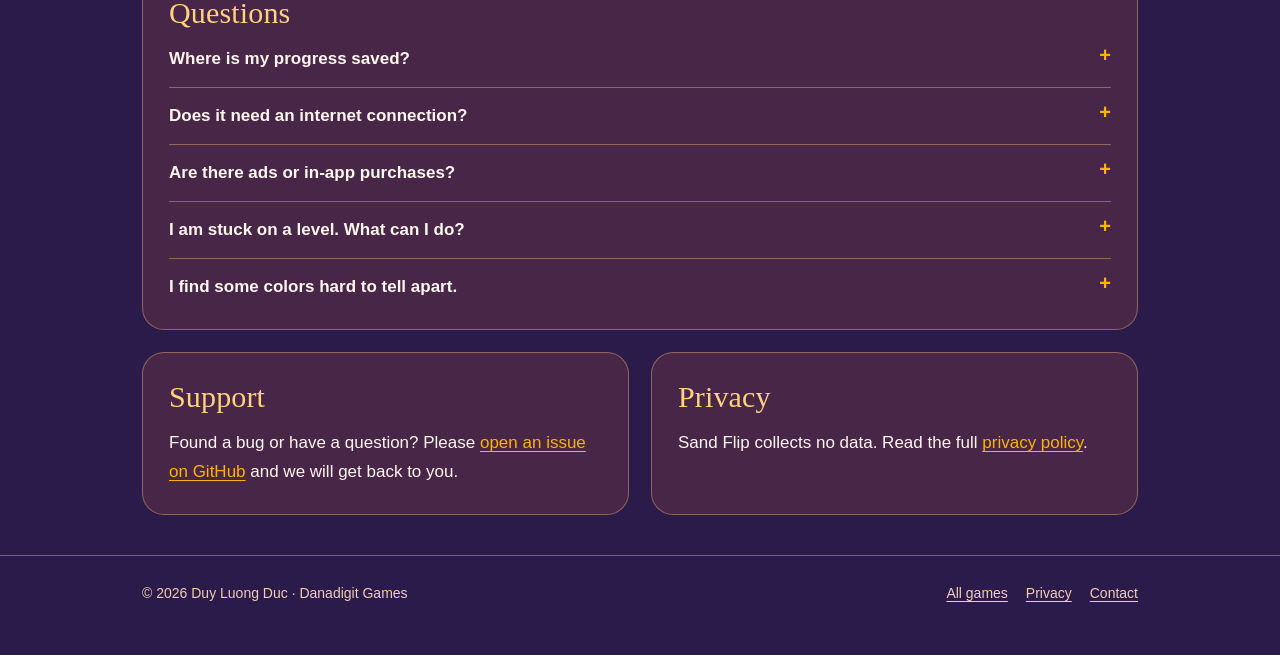
<file: sand-flip/index.html>
<!doctype html>
<html lang="en">
<head>
<meta charset="utf-8"><meta name="viewport" content="width=device-width, initial-scale=1">
<title>Sand Flip — Support</title>
<meta name="description" content="Sand Flip is a relaxing hourglass sorting puzzle for iPhone and iPad: pour colored sand, flip hourglasses to reverse the layers, and sort every color. Help, how to play and contact.">
<meta name="theme-color" content="#2b1b4a">
<meta property="og:title" content="Sand Flip — the hourglass sorting puzzle">
<meta property="og:description" content="Pour. Flip. Sort the sand. Endless levels, no timers, works offline, no ads.">
<meta property="og:image" content="https://games.danadigit.com/sand-flip/img/og.jpg">
<meta property="og:url" content="https://games.danadigit.com/sand-flip/">
<meta name="twitter:card" content="summary_large_image">
<link rel="icon" type="image/png" href="img/favicon.png">
<link rel="apple-touch-icon" href="img/apple-touch-icon.png">
<link rel="stylesheet" href="../style.css?v=2">
<link rel="stylesheet" href="style.css?v=1">
</head>
<body>
<div class="wrap">
  <header class="topbar">
    <a class="brand" href="../"><img src="../img/logo.svg" alt="" width="30" height="30">Danadigit Games</a>
    <nav><a href="./" aria-current="page">Support</a><a href="privacy.html">Privacy</a></nav>
  </header>

  <section class="game-hero" aria-label="Sand Flip">
    <div class="inner">
      <img class="app-icon" src="img/icon-256.png" alt="Sand Flip app icon" width="112" height="112">
      <div>
        <h1>Sand Flip</h1>
        <p class="tagline">The hourglass sorting puzzle for iPhone and iPad. Pour colored sand, flip hourglasses to reverse the layers, and sort every color.</p>
        <div class="actions">
          <span class="btn">
            <svg viewBox="0 0 24 24" fill="currentColor" aria-hidden="true"><path d="M16.4 12.6c0-2.5 2-3.7 2.1-3.8-1.2-1.7-3-1.9-3.6-2-1.5-.2-3 .9-3.8.9-.8 0-2-.9-3.3-.9-1.7 0-3.3 1-4.2 2.5-1.8 3.1-.5 7.7 1.3 10.2.9 1.2 1.9 2.6 3.2 2.6 1.3-.1 1.8-.8 3.3-.8s2 .8 3.3.8c1.4 0 2.2-1.2 3.1-2.5 1-1.4 1.4-2.8 1.4-2.9 0 0-2.8-1.1-2.8-4.1zM13.9 5.1c.7-.8 1.2-2 1-3.1-1 0-2.2.7-2.9 1.5-.6.7-1.2 1.9-1 3 1.1.1 2.2-.6 2.9-1.4z"/></svg>
            Coming soon to the App Store
          </span>
          <span class="badge">Offline · No ads · No data collected</span>
        </div>
      </div>
    </div>
  </section>

  <div class="shots" aria-label="Screenshots">
    <img src="img/shot-01-flip.webp" alt="An hourglass mid-flip, its sand pouring through the neck in reverse order" loading="lazy" width="600" height="1304">
    <img src="img/shot-02-pour.webp" alt="Pouring blue sand from one hourglass into another" loading="lazy" width="600" height="1304">
    <img src="img/shot-03-levels.webp" alt="A level with nine hourglasses, two of them bolted iron ones" loading="lazy" width="600" height="1304">
    <img src="img/shot-04-menu.webp" alt="The level map with stars" loading="lazy" width="600" height="1304">
  </div>

  <div class="grid-2">
    <section class="panel">
      <h2>How to play</h2>
      <p>Sort the sand so that every hourglass holds just one color.</p>
      <ul class="rules">
        <li>Tap an hourglass, then tap another to pour its top sand. Sand only lands on the same color or in an empty hourglass.</li>
        <li>Tap the yellow button under an hourglass to flip it. The sand falls through the neck, so its layers end up in reverse order.</li>
        <li>Iron hourglasses are bolted down: you can pour in and out of them, but not flip them.</li>
        <li>Finish in par moves or fewer for three stars.</li>
      </ul>
    </section>
    <section class="panel">
      <h2>Endless levels</h2>
      <p>After the first twenty levels the puzzles never run out. They slowly grow bigger, with more colors and more iron hourglasses.</p>
      <p>Every few stages there is a <strong>HARD</strong> level with only one empty hourglass, where clever flipping is the key.</p>
      <p class="dim">There are no lives, energy bars or timers. Undo as much as you like, and tap the light bulb for a hint.</p>
    </section>
  </div>

  <section class="panel faq" style="margin-bottom:22px">
    <h2>Questions</h2>
    <details>
      <summary>Where is my progress saved?</summary>
      <p>Your levels and stars are stored only on your device. Deleting the app removes them.</p>
    </details>
    <details>
      <summary>Does it need an internet connection?</summary>
      <p>No. Sand Flip works fully offline.</p>
    </details>
    <details>
      <summary>Are there ads or in-app purchases?</summary>
      <p>No.</p>
    </details>
    <details>
      <summary>I am stuck on a level. What can I do?</summary>
      <p>Tap the light bulb for the next move, or the arrow button to undo. Every level is checked by a solver, so it can always be solved.</p>
    </details>
    <details>
      <summary>I find some colors hard to tell apart.</summary>
      <p>Every sand color also carries its own small symbol (circle, square, triangle, star and more), so you can sort by shape too.</p>
    </details>
  </section>

  <div class="grid-2">
    <section class="panel">
      <h2>Support</h2>
      <p>Found a bug or have a question? Please <a href="https://github.com/duyluong1994/danadigit-games/issues">open an issue on GitHub</a> and we will get back to you.</p>
    </section>
    <section class="panel">
      <h2>Privacy</h2>
      <p>Sand Flip collects no data. Read the full <a href="privacy.html">privacy policy</a>.</p>
    </section>
  </div>
</div>

<footer>
  <div class="wrap">
    <span>© 2026 Duy Luong Duc · Danadigit Games</span>
    <nav><a href="../">All games</a><a href="privacy.html">Privacy</a><a href="https://github.com/duyluong1994/danadigit-games/issues">Contact</a></nav>
  </div>
</footer>
</body>
</html>
</file>
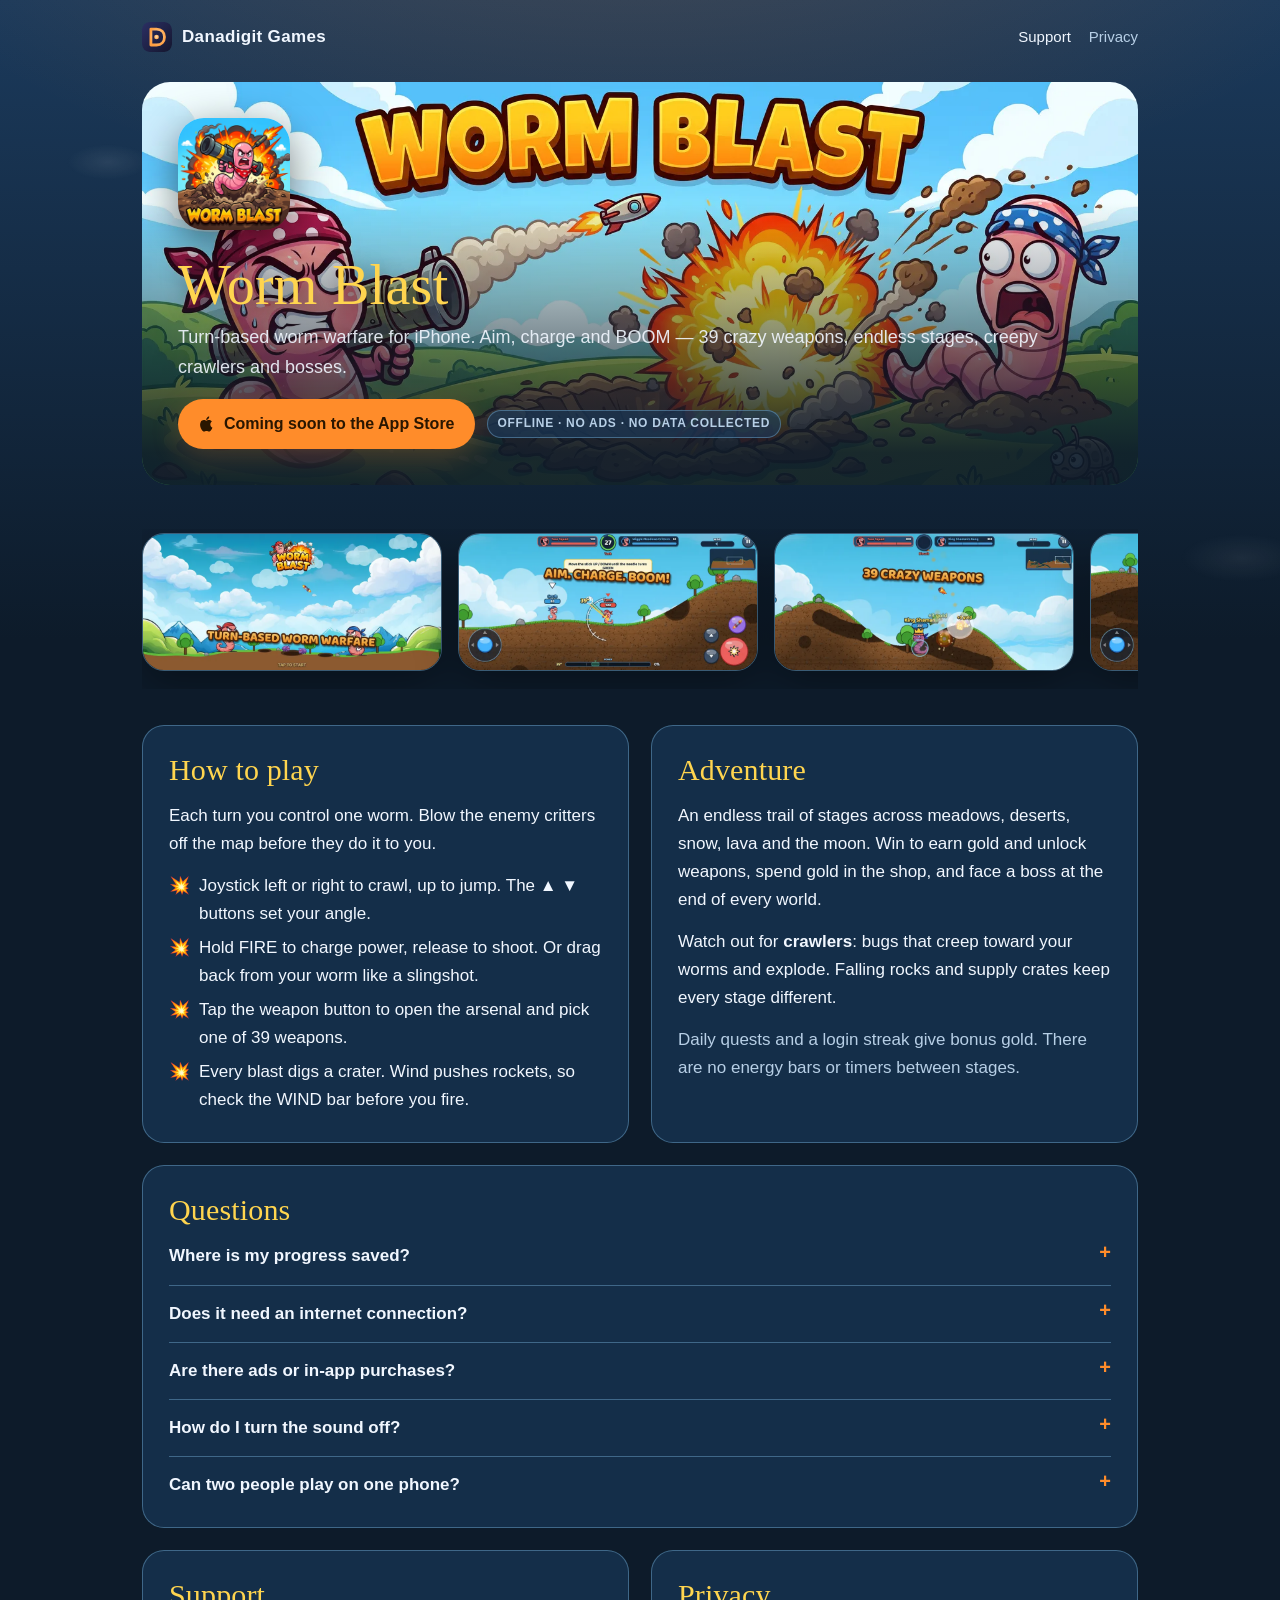
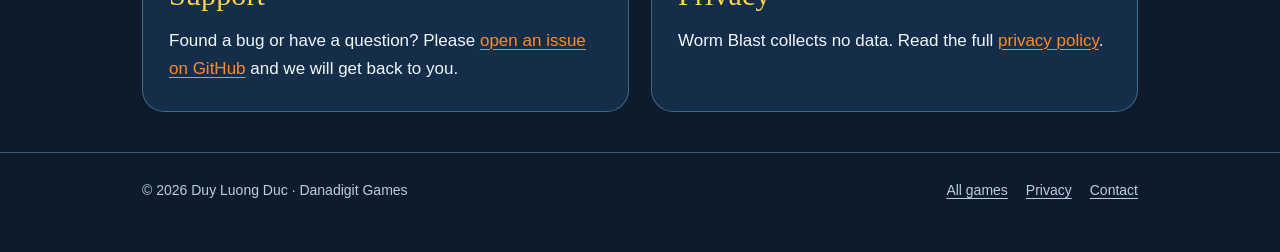
<file: worm-blast/index.html>
<!doctype html>
<html lang="en">
<head>
<meta charset="utf-8"><meta name="viewport" content="width=device-width, initial-scale=1">
<title>Worm Blast — Support</title>
<meta name="description" content="Worm Blast is a turn-based artillery battle for iPhone: aim, charge and blast angry worms with 39 weapons across endless stages. Help, how to play and contact.">
<meta name="theme-color" content="#0d1b2a">
<meta property="og:title" content="Worm Blast — turn-based worm warfare for iPhone">
<meta property="og:description" content="Aim, charge, BOOM! 39 crazy weapons, endless adventure stages, creepy crawlers and bosses. Offline, no ads.">
<meta property="og:image" content="https://games.danadigit.com/worm-blast/img/og.jpg">
<meta property="og:url" content="https://games.danadigit.com/worm-blast/">
<meta name="twitter:card" content="summary_large_image">
<link rel="icon" type="image/png" href="img/favicon.png">
<link rel="apple-touch-icon" href="img/apple-touch-icon.png">
<link rel="stylesheet" href="../style.css?v=2">
<link rel="stylesheet" href="style.css?v=1">
</head>
<body>
<div class="wrap">
  <header class="topbar">
    <a class="brand" href="../"><img src="../img/logo.svg" alt="" width="30" height="30">Danadigit Games</a>
    <nav><a href="./" aria-current="page">Support</a><a href="privacy.html">Privacy</a></nav>
  </header>

  <section class="game-hero" aria-label="Worm Blast">
    <div class="inner">
      <img class="app-icon" src="img/icon-256.png" alt="Worm Blast app icon" width="112" height="112">
      <div>
        <h1>Worm Blast</h1>
        <p class="tagline">Turn-based worm warfare for iPhone. Aim, charge and BOOM — 39 crazy weapons, endless stages, creepy crawlers and bosses.</p>
        <div class="actions">
          <a class="btn" href="https://apps.apple.com/app/id6828483344">
            <svg viewBox="0 0 24 24" fill="currentColor" aria-hidden="true"><path d="M16.4 12.6c0-2.5 2-3.7 2.1-3.8-1.2-1.7-3-1.9-3.6-2-1.5-.2-3 .9-3.8.9-.8 0-2-.9-3.3-.9-1.7 0-3.3 1-4.2 2.5-1.8 3.1-.5 7.7 1.3 10.2.9 1.2 1.9 2.6 3.2 2.6 1.3-.1 1.8-.8 3.3-.8s2 .8 3.3.8c1.4 0 2.2-1.2 3.1-2.5 1-1.4 1.4-2.8 1.4-2.9 0 0-2.8-1.1-2.8-4.1zM13.9 5.1c.7-.8 1.2-2 1-3.1-1 0-2.2.7-2.9 1.5-.6.7-1.2 1.9-1 3 1.1.1 2.2-.6 2.9-1.4z"/></svg>
            Coming soon to the App Store
          </a>
          <span class="badge">Offline · No ads · No data collected</span>
        </div>
      </div>
    </div>
  </section>

  <div class="shots" aria-label="Screenshots">
    <img src="img/shot-01-intro.webp" alt="Two worms with bazookas facing off under the Worm Blast logo" loading="lazy" width="900" height="414">
    <img src="img/shot-02-aim.webp" alt="Aiming a rocket with the angle gauge and power bar" loading="lazy" width="900" height="414">
    <img src="img/shot-03-weapons.webp" alt="Meteor rain falling on a boss worm" loading="lazy" width="900" height="414">
    <img src="img/shot-04-boss.webp" alt="A boss fight against King Shaman" loading="lazy" width="900" height="414">
  </div>

  <div class="grid-2">
    <section class="panel">
      <h2>How to play</h2>
      <p>Each turn you control one worm. Blow the enemy critters off the map before they do it to you.</p>
      <ul class="rules">
        <li>Joystick left or right to crawl, up to jump. The ▲ ▼ buttons set your angle.</li>
        <li>Hold FIRE to charge power, release to shoot. Or drag back from your worm like a slingshot.</li>
        <li>Tap the weapon button to open the arsenal and pick one of 39 weapons.</li>
        <li>Every blast digs a crater. Wind pushes rockets, so check the WIND bar before you fire.</li>
      </ul>
    </section>
    <section class="panel">
      <h2>Adventure</h2>
      <p>An endless trail of stages across meadows, deserts, snow, lava and the moon. Win to earn gold and unlock weapons, spend gold in the shop, and face a boss at the end of every world.</p>
      <p>Watch out for <strong>crawlers</strong>: bugs that creep toward your worms and explode. Falling rocks and supply crates keep every stage different.</p>
      <p class="dim">Daily quests and a login streak give bonus gold. There are no energy bars or timers between stages.</p>
    </section>
  </div>

  <section class="panel faq" style="margin-bottom:22px">
    <h2>Questions</h2>
    <details>
      <summary>Where is my progress saved?</summary>
      <p>Your stages, stars, gold, weapons and settings are stored only on your iPhone. Deleting the app removes them.</p>
    </details>
    <details>
      <summary>Does it need an internet connection?</summary>
      <p>No. Worm Blast works fully offline.</p>
    </details>
    <details>
      <summary>Are there ads or in-app purchases?</summary>
      <p>No. Gold is earned only by playing.</p>
    </details>
    <details>
      <summary>How do I turn the sound off?</summary>
      <p>Tap the speaker button on the main menu or in the pause menu, or use the Sound row in Settings.</p>
    </details>
    <details>
      <summary>Can two people play on one phone?</summary>
      <p>Yes. Choose 2 Players on the main menu and pass the phone between turns.</p>
    </details>
  </section>

  <div class="grid-2">
    <section class="panel">
      <h2>Support</h2>
      <p>Found a bug or have a question? Please <a href="https://github.com/duyluong1994/danadigit-games/issues">open an issue on GitHub</a> and we will get back to you.</p>
    </section>
    <section class="panel">
      <h2>Privacy</h2>
      <p>Worm Blast collects no data. Read the full <a href="privacy.html">privacy policy</a>.</p>
    </section>
  </div>
</div>

<footer>
  <div class="wrap">
    <span>© 2026 Duy Luong Duc · Danadigit Games</span>
    <nav><a href="../">All games</a><a href="privacy.html">Privacy</a><a href="https://github.com/duyluong1994/danadigit-games/issues">Contact</a></nav>
  </div>
</footer>
</body>
</html>
</file>
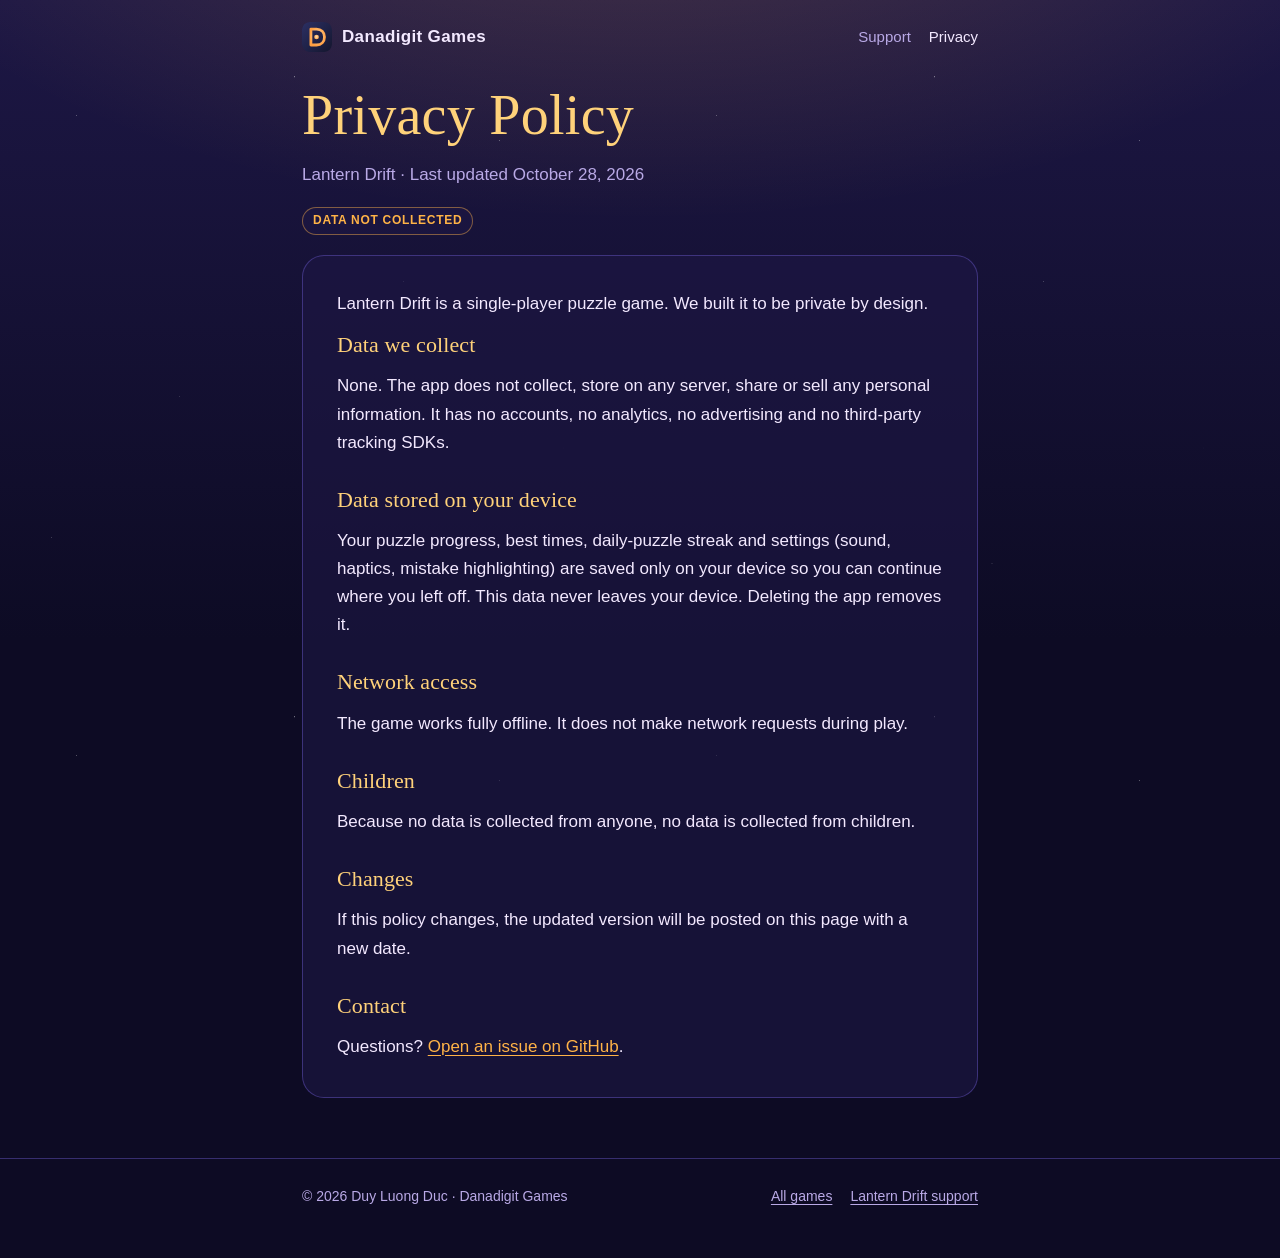
<file: lantern-drift/privacy.html>
<!doctype html>
<html lang="en">
<head>
<meta charset="utf-8"><meta name="viewport" content="width=device-width, initial-scale=1">
<title>Lantern Drift — Privacy Policy</title>
<meta name="description" content="Lantern Drift collects no data. No accounts, no analytics, no advertising, no tracking.">
<meta name="theme-color" content="#0d0b24">
<link rel="icon" type="image/png" href="img/favicon.png">
<link rel="apple-touch-icon" href="img/apple-touch-icon.png">
<link rel="stylesheet" href="../style.css?v=2">
<link rel="stylesheet" href="style.css?v=2">
</head>
<body>
<div class="wrap narrow">
  <header class="topbar">
    <a class="brand" href="../"><img src="../img/logo.svg" alt="" width="30" height="30">Danadigit Games</a>
    <nav><a href="./">Support</a><a href="privacy.html" aria-current="page">Privacy</a></nav>
  </header>

  <main class="doc">
    <h1>Privacy Policy</h1>
    <p class="dim">Lantern Drift · Last updated October 28, 2026</p>
    <div class="summary-chip"><span class="badge live">Data Not Collected</span></div>
    <div class="panel">
      <p>Lantern Drift is a single-player puzzle game. We built it to be private by design.</p>
      <h2>Data we collect</h2>
      <p>None. The app does not collect, store on any server, share or sell any personal information. It has no accounts, no analytics, no advertising and no third-party tracking SDKs.</p>
      <h2>Data stored on your device</h2>
      <p>Your puzzle progress, best times, daily-puzzle streak and settings (sound, haptics, mistake highlighting) are saved only on your device so you can continue where you left off. This data never leaves your device. Deleting the app removes it.</p>
      <h2>Network access</h2>
      <p>The game works fully offline. It does not make network requests during play.</p>
      <h2>Children</h2>
      <p>Because no data is collected from anyone, no data is collected from children.</p>
      <h2>Changes</h2>
      <p>If this policy changes, the updated version will be posted on this page with a new date.</p>
      <h2>Contact</h2>
      <p>Questions? <a href="https://github.com/duyluong1994/danadigit-games/issues">Open an issue on GitHub</a>.</p>
    </div>
  </main>
</div>

<footer>
  <div class="wrap narrow">
    <span>© 2026 Duy Luong Duc · Danadigit Games</span>
    <nav><a href="../">All games</a><a href="./">Lantern Drift support</a></nav>
  </div>
</footer>
</body>
</html>
</file>
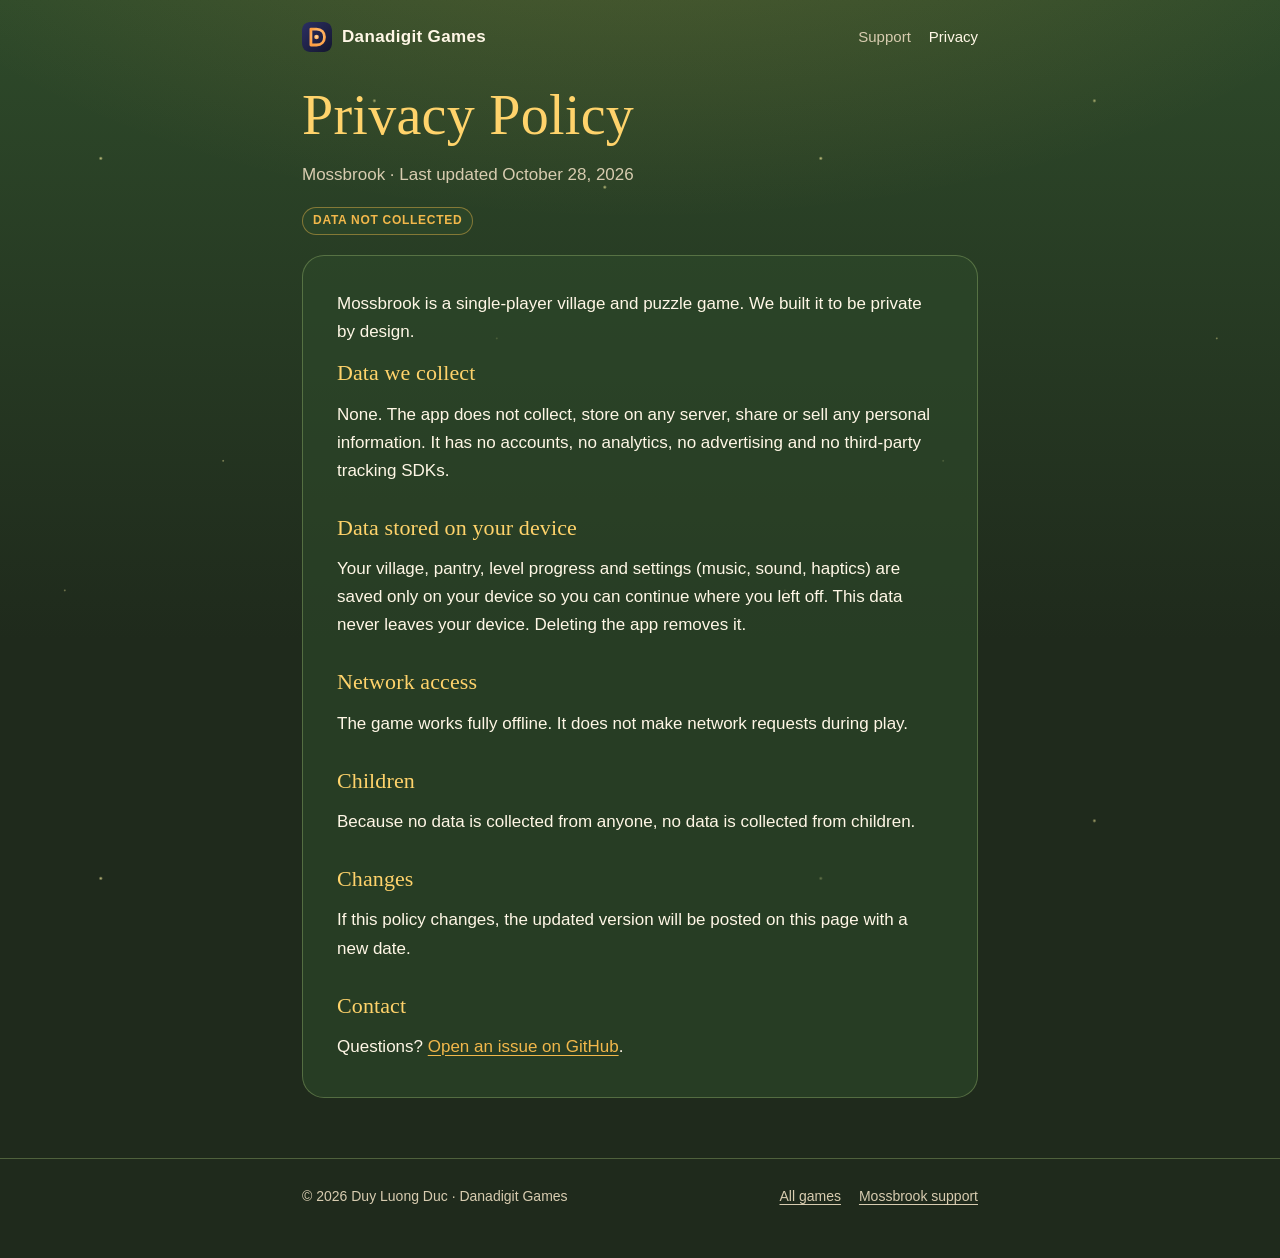
<file: mossbrook/privacy.html>
<!doctype html>
<html lang="en">
<head>
<meta charset="utf-8"><meta name="viewport" content="width=device-width, initial-scale=1">
<title>Mossbrook — Privacy Policy</title>
<meta name="description" content="Mossbrook collects no data. No accounts, no analytics, no advertising, no tracking.">
<meta name="theme-color" content="#1f2a1c">
<link rel="icon" type="image/png" href="img/favicon.png">
<link rel="apple-touch-icon" href="img/apple-touch-icon.png">
<link rel="stylesheet" href="../style.css?v=2">
<link rel="stylesheet" href="style.css?v=2">
</head>
<body>
<div class="wrap narrow">
  <header class="topbar">
    <a class="brand" href="../"><img src="../img/logo.svg" alt="" width="30" height="30">Danadigit Games</a>
    <nav><a href="./">Support</a><a href="privacy.html" aria-current="page">Privacy</a></nav>
  </header>

  <main class="doc">
    <h1>Privacy Policy</h1>
    <p class="dim">Mossbrook · Last updated October 28, 2026</p>
    <div class="summary-chip"><span class="badge live">Data Not Collected</span></div>
    <div class="panel">
      <p>Mossbrook is a single-player village and puzzle game. We built it to be private by design.</p>
      <h2>Data we collect</h2>
      <p>None. The app does not collect, store on any server, share or sell any personal information. It has no accounts, no analytics, no advertising and no third-party tracking SDKs.</p>
      <h2>Data stored on your device</h2>
      <p>Your village, pantry, level progress and settings (music, sound, haptics) are saved only on your device so you can continue where you left off. This data never leaves your device. Deleting the app removes it.</p>
      <h2>Network access</h2>
      <p>The game works fully offline. It does not make network requests during play.</p>
      <h2>Children</h2>
      <p>Because no data is collected from anyone, no data is collected from children.</p>
      <h2>Changes</h2>
      <p>If this policy changes, the updated version will be posted on this page with a new date.</p>
      <h2>Contact</h2>
      <p>Questions? <a href="https://github.com/duyluong1994/danadigit-games/issues">Open an issue on GitHub</a>.</p>
    </div>
  </main>
</div>

<footer>
  <div class="wrap narrow">
    <span>© 2026 Duy Luong Duc · Danadigit Games</span>
    <nav><a href="../">All games</a><a href="./">Mossbrook support</a></nav>
  </div>
</footer>
</body>
</html>
</file>
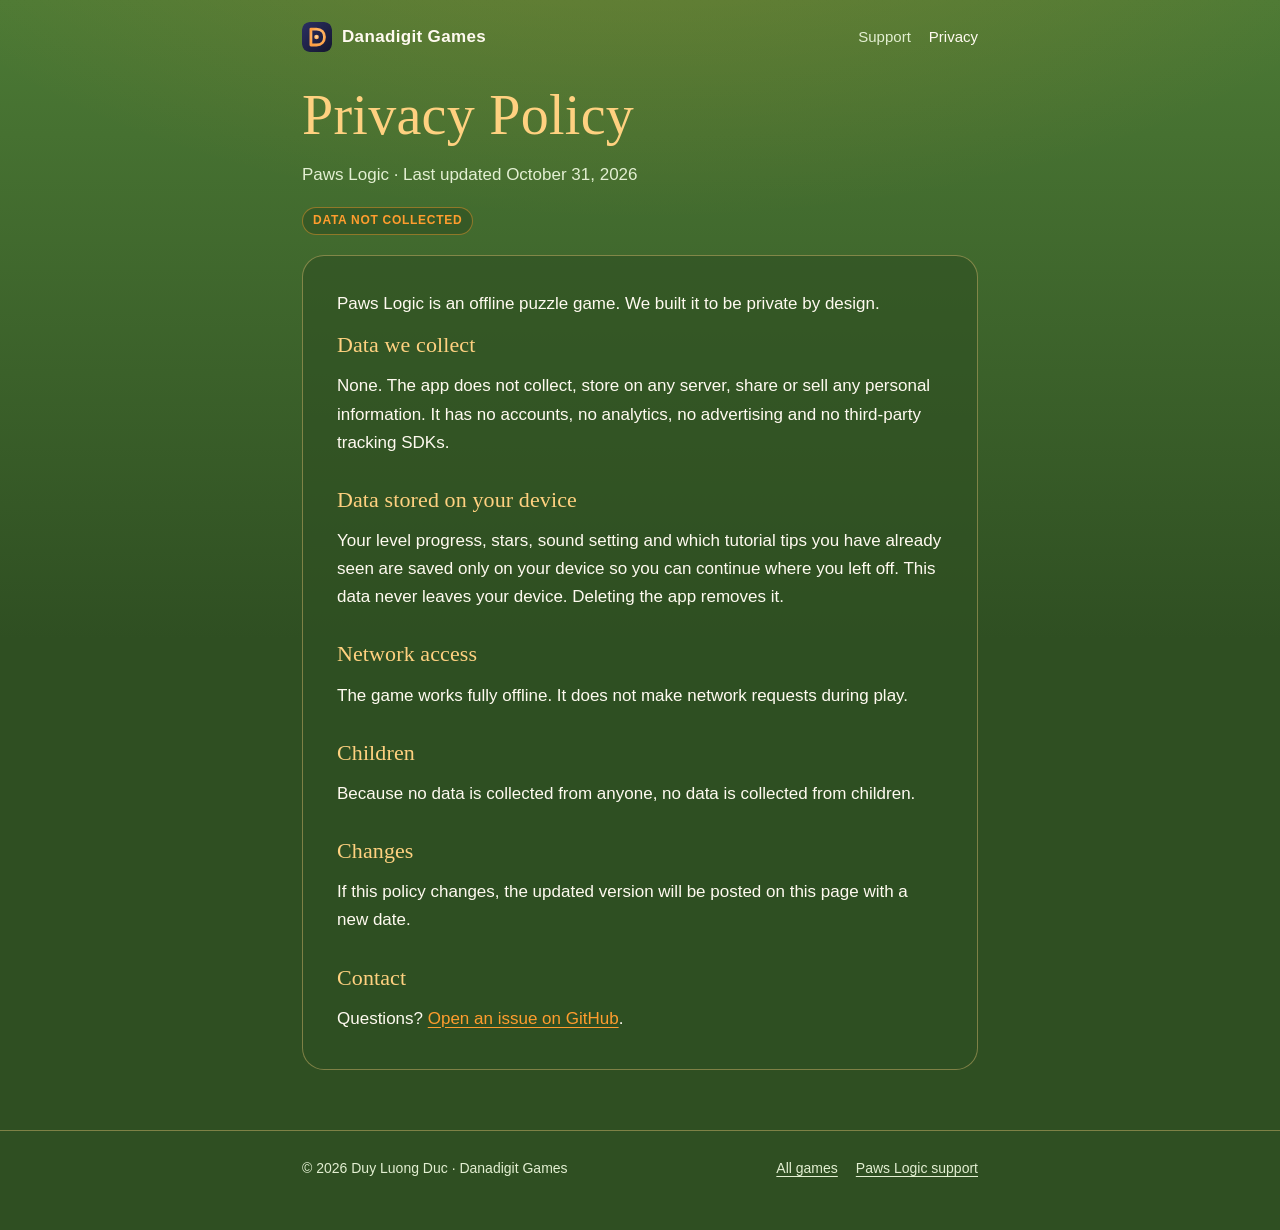
<file: paws-logic/privacy.html>
<!doctype html>
<html lang="en">
<head>
<meta charset="utf-8"><meta name="viewport" content="width=device-width, initial-scale=1">
<title>Paws Logic — Privacy Policy</title>
<meta name="description" content="Paws Logic collects no data. No accounts, no analytics, no advertising, no tracking.">
<meta name="theme-color" content="#3f6b2e">
<link rel="icon" type="image/png" href="img/favicon.png">
<link rel="apple-touch-icon" href="img/apple-touch-icon.png">
<link rel="stylesheet" href="../style.css?v=2">
<link rel="stylesheet" href="style.css?v=1">
</head>
<body>
<div class="wrap narrow">
  <header class="topbar">
    <a class="brand" href="../"><img src="../img/logo.svg" alt="" width="30" height="30">Danadigit Games</a>
    <nav><a href="./">Support</a><a href="privacy.html" aria-current="page">Privacy</a></nav>
  </header>

  <main class="doc">
    <h1>Privacy Policy</h1>
    <p class="dim">Paws Logic · Last updated October 31, 2026</p>
    <div class="summary-chip"><span class="badge live">Data Not Collected</span></div>
    <div class="panel">
      <p>Paws Logic is an offline puzzle game. We built it to be private by design.</p>
      <h2>Data we collect</h2>
      <p>None. The app does not collect, store on any server, share or sell any personal information. It has no accounts, no analytics, no advertising and no third-party tracking SDKs.</p>
      <h2>Data stored on your device</h2>
      <p>Your level progress, stars, sound setting and which tutorial tips you have already seen are saved only on your device so you can continue where you left off. This data never leaves your device. Deleting the app removes it.</p>
      <h2>Network access</h2>
      <p>The game works fully offline. It does not make network requests during play.</p>
      <h2>Children</h2>
      <p>Because no data is collected from anyone, no data is collected from children.</p>
      <h2>Changes</h2>
      <p>If this policy changes, the updated version will be posted on this page with a new date.</p>
      <h2>Contact</h2>
      <p>Questions? <a href="https://github.com/duyluong1994/danadigit-games/issues">Open an issue on GitHub</a>.</p>
    </div>
  </main>
</div>

<footer>
  <div class="wrap narrow">
    <span>© 2026 Duy Luong Duc · Danadigit Games</span>
    <nav><a href="../">All games</a><a href="./">Paws Logic support</a></nav>
  </div>
</footer>
</body>
</html>
</file>
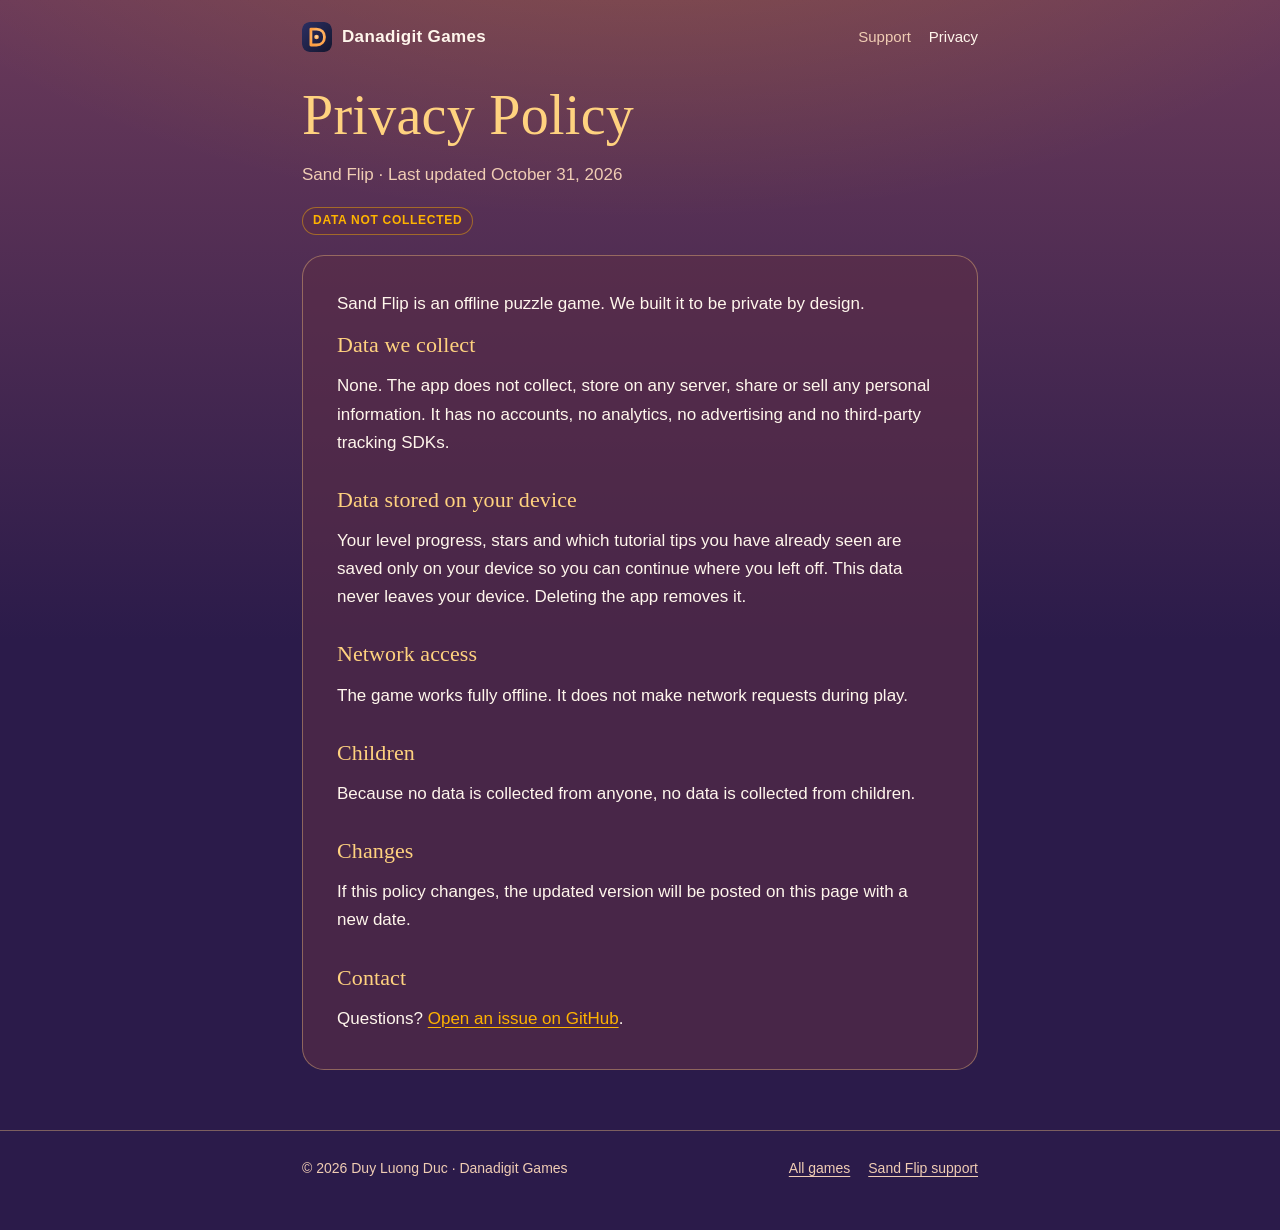
<file: sand-flip/privacy.html>
<!doctype html>
<html lang="en">
<head>
<meta charset="utf-8"><meta name="viewport" content="width=device-width, initial-scale=1">
<title>Sand Flip — Privacy Policy</title>
<meta name="description" content="Sand Flip collects no data. No accounts, no analytics, no advertising, no tracking.">
<meta name="theme-color" content="#2b1b4a">
<link rel="icon" type="image/png" href="img/favicon.png">
<link rel="apple-touch-icon" href="img/apple-touch-icon.png">
<link rel="stylesheet" href="../style.css?v=2">
<link rel="stylesheet" href="style.css?v=1">
</head>
<body>
<div class="wrap narrow">
  <header class="topbar">
    <a class="brand" href="../"><img src="../img/logo.svg" alt="" width="30" height="30">Danadigit Games</a>
    <nav><a href="./">Support</a><a href="privacy.html" aria-current="page">Privacy</a></nav>
  </header>

  <main class="doc">
    <h1>Privacy Policy</h1>
    <p class="dim">Sand Flip · Last updated October 31, 2026</p>
    <div class="summary-chip"><span class="badge live">Data Not Collected</span></div>
    <div class="panel">
      <p>Sand Flip is an offline puzzle game. We built it to be private by design.</p>
      <h2>Data we collect</h2>
      <p>None. The app does not collect, store on any server, share or sell any personal information. It has no accounts, no analytics, no advertising and no third-party tracking SDKs.</p>
      <h2>Data stored on your device</h2>
      <p>Your level progress, stars and which tutorial tips you have already seen are saved only on your device so you can continue where you left off. This data never leaves your device. Deleting the app removes it.</p>
      <h2>Network access</h2>
      <p>The game works fully offline. It does not make network requests during play.</p>
      <h2>Children</h2>
      <p>Because no data is collected from anyone, no data is collected from children.</p>
      <h2>Changes</h2>
      <p>If this policy changes, the updated version will be posted on this page with a new date.</p>
      <h2>Contact</h2>
      <p>Questions? <a href="https://github.com/duyluong1994/danadigit-games/issues">Open an issue on GitHub</a>.</p>
    </div>
  </main>
</div>

<footer>
  <div class="wrap narrow">
    <span>© 2026 Duy Luong Duc · Danadigit Games</span>
    <nav><a href="../">All games</a><a href="./">Sand Flip support</a></nav>
  </div>
</footer>
</body>
</html>
</file>
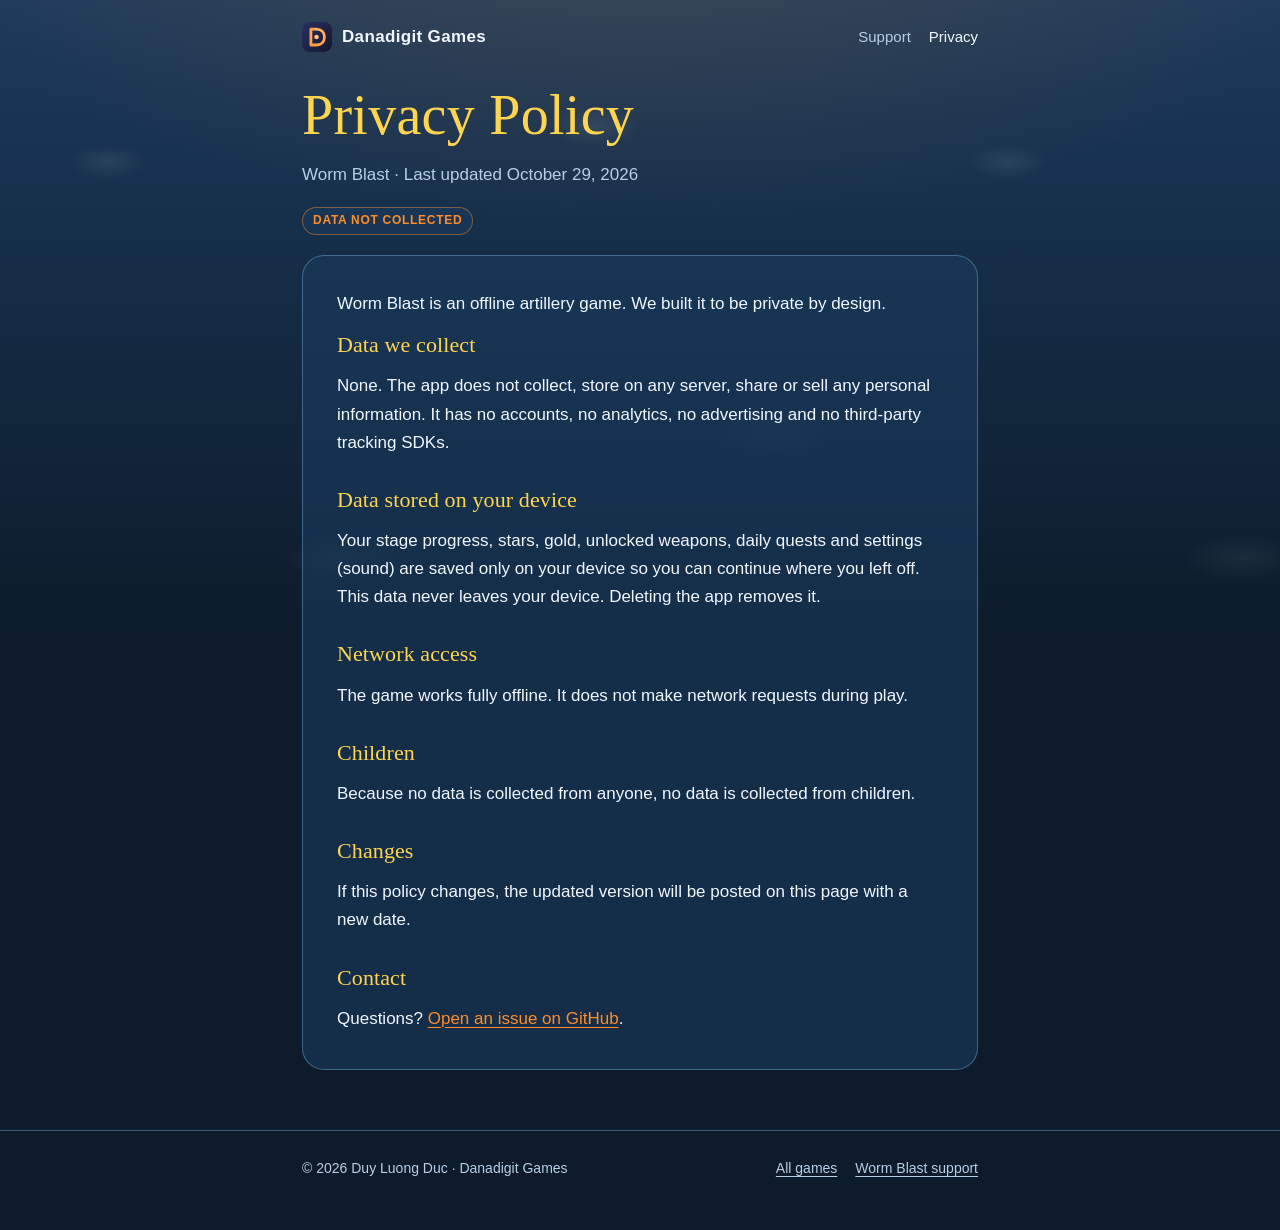
<file: worm-blast/privacy.html>
<!doctype html>
<html lang="en">
<head>
<meta charset="utf-8"><meta name="viewport" content="width=device-width, initial-scale=1">
<title>Worm Blast — Privacy Policy</title>
<meta name="description" content="Worm Blast collects no data. No accounts, no analytics, no advertising, no tracking.">
<meta name="theme-color" content="#0d1b2a">
<link rel="icon" type="image/png" href="img/favicon.png">
<link rel="apple-touch-icon" href="img/apple-touch-icon.png">
<link rel="stylesheet" href="../style.css?v=2">
<link rel="stylesheet" href="style.css?v=1">
</head>
<body>
<div class="wrap narrow">
  <header class="topbar">
    <a class="brand" href="../"><img src="../img/logo.svg" alt="" width="30" height="30">Danadigit Games</a>
    <nav><a href="./">Support</a><a href="privacy.html" aria-current="page">Privacy</a></nav>
  </header>

  <main class="doc">
    <h1>Privacy Policy</h1>
    <p class="dim">Worm Blast · Last updated October 29, 2026</p>
    <div class="summary-chip"><span class="badge live">Data Not Collected</span></div>
    <div class="panel">
      <p>Worm Blast is an offline artillery game. We built it to be private by design.</p>
      <h2>Data we collect</h2>
      <p>None. The app does not collect, store on any server, share or sell any personal information. It has no accounts, no analytics, no advertising and no third-party tracking SDKs.</p>
      <h2>Data stored on your device</h2>
      <p>Your stage progress, stars, gold, unlocked weapons, daily quests and settings (sound) are saved only on your device so you can continue where you left off. This data never leaves your device. Deleting the app removes it.</p>
      <h2>Network access</h2>
      <p>The game works fully offline. It does not make network requests during play.</p>
      <h2>Children</h2>
      <p>Because no data is collected from anyone, no data is collected from children.</p>
      <h2>Changes</h2>
      <p>If this policy changes, the updated version will be posted on this page with a new date.</p>
      <h2>Contact</h2>
      <p>Questions? <a href="https://github.com/duyluong1994/danadigit-games/issues">Open an issue on GitHub</a>.</p>
    </div>
  </main>
</div>

<footer>
  <div class="wrap narrow">
    <span>© 2026 Duy Luong Duc · Danadigit Games</span>
    <nav><a href="../">All games</a><a href="./">Worm Blast support</a></nav>
  </div>
</footer>
</body>
</html>
</file>
<file: style.css>
/* Danadigit Games — shared base.
   Every page links this file first. A game's own style.css only overrides the tokens in :root
   (and may add a few game-specific touches), so all pages share one layout. */

:root {
  color-scheme: dark;
  --bg: #0f1020;
  --bg-2: #171a33;
  --panel: rgba(255, 255, 255, 0.045);
  --panel-edge: rgba(255, 255, 255, 0.10);
  --text: #eef0ff;
  --dim: #a9adcf;
  --accent: #ffb86b;
  --accent-ink: #2a1600;
  --heading: #ffe2b0;
  --glow: rgba(255, 184, 107, 0.28);
  --serif: "Iowan Old Style", "Palatino Linotype", Palatino, Georgia, serif;
  --sans: -apple-system, BlinkMacSystemFont, "SF Pro Text", "Segoe UI", "Helvetica Neue", Arial, sans-serif;
  --radius: 22px;
  --wrap: 1040px;
}

* { box-sizing: border-box; }
html { -webkit-text-size-adjust: 100%; scroll-behavior: smooth; }
body {
  margin: 0;
  min-height: 100vh;
  background:
    radial-gradient(1200px 600px at 50% -200px, var(--glow), transparent 70%),
    linear-gradient(180deg, var(--bg-2), var(--bg) 640px);
  background-color: var(--bg);
  color: var(--text);
  font: 17px/1.65 var(--sans);
  -webkit-font-smoothing: antialiased;
}
img { max-width: 100%; display: block; }
a { color: var(--accent); text-underline-offset: 3px; text-decoration-thickness: 1px; }
a:hover { text-decoration-thickness: 2px; }
:focus-visible { outline: 2px solid var(--accent); outline-offset: 3px; border-radius: 6px; }

h1, h2, h3 { font-family: var(--serif); font-weight: 500; color: var(--heading); line-height: 1.2; letter-spacing: 0.005em; }
h1 { font-size: clamp(34px, 6vw, 56px); margin: 0 0 12px; }
h2 { font-size: clamp(24px, 3.4vw, 30px); margin: 0 0 14px; }
h3 { font-size: 20px; margin: 0 0 6px; }
p { margin: 0 0 14px; }
.dim { color: var(--dim); }
.wrap { max-width: var(--wrap); margin: 0 auto; padding: 0 22px; }
.narrow { max-width: 720px; }

/* Top bar */
.topbar { display: flex; align-items: center; justify-content: space-between; gap: 16px; padding: 22px 0; }
.brand { display: inline-flex; align-items: center; gap: 10px; color: var(--text); text-decoration: none; font-weight: 600; letter-spacing: 0.02em; }
.brand img, .brand svg { width: 30px; height: 30px; border-radius: 8px; }
.topbar nav { display: flex; gap: 18px; font-size: 15px; }
.topbar nav a { color: var(--dim); text-decoration: none; }
.topbar nav a:hover, .topbar nav a[aria-current] { color: var(--text); }

/* Buttons and badges */
.btn {
  display: inline-flex; align-items: center; gap: 8px;
  padding: 12px 20px; border-radius: 999px;
  background: var(--accent); color: var(--accent-ink);
  font-weight: 600; font-size: 16px; text-decoration: none;
  box-shadow: 0 8px 28px var(--glow);
  transition: transform .15s ease, box-shadow .15s ease;
}
.btn:hover { transform: translateY(-1px); box-shadow: 0 10px 34px var(--glow); }
.btn.ghost { background: transparent; color: var(--text); border: 1px solid var(--panel-edge); box-shadow: none; }
.btn.ghost:hover { border-color: var(--accent); }
.btn svg { width: 18px; height: 18px; }
.badge {
  display: inline-block; padding: 3px 10px; border-radius: 999px;
  font-size: 12px; font-weight: 600; letter-spacing: 0.06em; text-transform: uppercase;
  background: var(--panel); border: 1px solid var(--panel-edge); color: var(--dim);
}
.badge.live { color: var(--accent); border-color: color-mix(in srgb, var(--accent) 45%, transparent); }
.actions { display: flex; flex-wrap: wrap; gap: 12px; align-items: center; }

/* Studio hero */
.studio-hero { padding: 56px 0 40px; text-align: center; }
.studio-hero p { font-size: 19px; max-width: 560px; margin: 0 auto; }
.pillars { display: flex; flex-wrap: wrap; justify-content: center; gap: 10px; margin-top: 26px; }

/* Game cards (root page) */
.games { display: grid; grid-template-columns: repeat(auto-fit, minmax(300px, 1fr)); gap: 22px; padding: 24px 0 40px; }
.card {
  position: relative; overflow: hidden;
  border-radius: var(--radius);
  background: var(--card-bg, var(--panel));
  border: 1px solid var(--card-edge, var(--panel-edge));
  color: var(--card-text, var(--text));
  display: flex; flex-direction: column;
  transition: transform .2s ease, box-shadow .2s ease;
}
.card:hover { transform: translateY(-3px); box-shadow: 0 18px 50px rgba(0, 0, 0, 0.35); }
.card-art { aspect-ratio: 16 / 8; background: var(--card-art-bg, #222); background-size: cover; background-position: center; position: relative; }
.card-art::after { content: ""; position: absolute; inset: 0; background: linear-gradient(180deg, transparent 45%, var(--card-bg-solid, var(--bg)) 100%); }
.card-body { padding: 0 24px 24px; margin-top: -42px; position: relative; z-index: 1; display: flex; flex-direction: column; gap: 10px; flex: 1; }
.card-head { display: flex; align-items: flex-end; gap: 14px; }
.card-icon { width: 76px; height: 76px; border-radius: 18px; box-shadow: 0 8px 24px rgba(0, 0, 0, 0.45); flex: none; }
.card h3 { color: var(--card-heading, var(--heading)); font-size: 24px; margin: 0; }
.card p { color: var(--card-dim, var(--dim)); margin: 0; }
.card .links { display: flex; flex-wrap: wrap; gap: 16px; margin-top: auto; padding-top: 8px; font-size: 15px; }
.card .links a { color: var(--card-accent, var(--accent)); }
.card .stretch::before { content: ""; position: absolute; inset: 0; z-index: 0; }
.card .links { position: relative; z-index: 2; }

/* Game hero (support pages) */
.game-hero { position: relative; border-radius: calc(var(--radius) + 6px); overflow: hidden; margin: 8px 0 44px; min-height: 380px; display: flex; align-items: flex-end; background: var(--bg-2) center / cover no-repeat; }
.game-hero::before { content: ""; position: absolute; inset: 0; background: linear-gradient(180deg, rgba(0,0,0,0) 20%, color-mix(in srgb, var(--bg) 92%, transparent) 88%); }
.game-hero .inner { position: relative; padding: 36px; display: flex; gap: 22px; align-items: flex-end; flex-wrap: wrap; }
.game-hero .app-icon { width: 112px; height: 112px; border-radius: 26px; box-shadow: 0 12px 40px rgba(0, 0, 0, 0.5); }
.game-hero h1 { margin: 0 0 4px; text-shadow: 0 2px 20px rgba(0, 0, 0, 0.5); }
.game-hero .tagline { color: var(--text); opacity: .9; margin: 0 0 16px; font-size: 18px; }

/* Screenshot strip */
.shots { display: grid; grid-auto-flow: column; grid-auto-columns: minmax(190px, 1fr); gap: 16px; overflow-x: auto; scroll-snap-type: x mandatory; padding: 4px 2px 18px; margin-bottom: 36px; }
.shots img { width: 100%; height: auto; aspect-ratio: 1320 / 2868; object-fit: cover; border-radius: 22px; scroll-snap-align: start; border: 1px solid var(--panel-edge); box-shadow: 0 14px 40px rgba(0, 0, 0, 0.35); }

/* Content sections */
.grid-2 { display: grid; grid-template-columns: repeat(auto-fit, minmax(280px, 1fr)); gap: 22px; margin-bottom: 22px; }
.panel { background: var(--panel); border: 1px solid var(--panel-edge); border-radius: var(--radius); padding: 26px 26px 14px; }
.panel ul { margin: 0 0 14px; padding-left: 20px; }
.panel li { margin-bottom: 6px; }
.rules { list-style: none; padding: 0 !important; }
.rules li { position: relative; padding-left: 30px; }
.rules li::before { content: var(--bullet, "✦"); position: absolute; left: 0; color: var(--accent); }
.faq details { border-top: 1px solid var(--panel-edge); padding: 14px 0; }
.faq details:first-of-type { border-top: 0; padding-top: 0; }
.faq summary { cursor: pointer; font-weight: 600; list-style: none; display: flex; justify-content: space-between; gap: 12px; }
.faq summary::-webkit-details-marker { display: none; }
.faq summary::after { content: "+"; color: var(--accent); font-size: 20px; line-height: 1; }
.faq details[open] summary::after { content: "−"; }
.faq details p { margin: 10px 0 0; color: var(--dim); }

/* Privacy / long-form */
.doc { padding: 8px 0 20px; }
.doc .panel { padding: 34px 34px 22px; }
.doc h2 { font-size: 22px; margin-top: 30px; }
.doc h2:first-of-type { margin-top: 10px; }
.summary-chip { display: inline-flex; gap: 8px; align-items: center; margin: 4px 0 20px; }

/* Footer */
footer { border-top: 1px solid var(--panel-edge); margin-top: 40px; padding: 26px 0 50px; color: var(--dim); font-size: 14px; }
footer .wrap { display: flex; flex-wrap: wrap; gap: 12px 24px; justify-content: space-between; }
footer a { color: var(--dim); }
footer nav { display: flex; gap: 18px; flex-wrap: wrap; }

@media (max-width: 600px) {
  body { font-size: 16px; }
  .topbar nav { gap: 14px; font-size: 14px; }
  .game-hero { margin-bottom: 32px; }
  .game-hero { min-height: 440px; }
  .game-hero::before { background: linear-gradient(180deg, rgba(0,0,0,0) 0%, color-mix(in srgb, var(--bg) 70%, transparent) 40%, var(--bg) 92%) !important; }
  .game-hero .inner { padding: 22px; }
  .game-hero .app-icon { width: 84px; height: 84px; border-radius: 20px; }
  .shots { grid-auto-columns: 62%; }
  .doc .panel, .panel { padding: 22px 20px 10px; }
}

@media (prefers-reduced-motion: reduce) {
  * { transition: none !important; scroll-behavior: auto !important; }
}
</file>
<file: lantern-drift/style.css>
/* Lantern Drift theme: night lake, amber lanterns. Colors match src/ui/kit.ts in the game.
   Linked after ../style.css. */

:root {
  --bg: #0d0b24;
  --bg-2: #1d1745;
  --panel: rgba(29, 23, 69, 0.62);
  --panel-edge: rgba(106, 90, 205, 0.45);
  --text: #f3e9ff;
  --dim: #b9a9e6;
  --accent: #ffb347;
  --accent-ink: #2a1600;
  --heading: #ffd27a;
  --glow: rgba(255, 179, 71, 0.22);
  --serif: Georgia, "Times New Roman", serif;
  --bullet: "✦";
}

/* Faint star field behind everything. */
body::before {
  content: ""; position: fixed; inset: 0; pointer-events: none; z-index: -1;
  background-image:
    radial-gradient(1.2px 1.2px at 12% 18%, rgba(255,255,255,.7), transparent 60%),
    radial-gradient(1px 1px at 28% 62%, rgba(255,255,255,.5), transparent 60%),
    radial-gradient(1.4px 1.4px at 46% 12%, rgba(255,255,255,.65), transparent 60%),
    radial-gradient(1px 1px at 63% 44%, rgba(255,255,255,.45), transparent 60%),
    radial-gradient(1.3px 1.3px at 78% 22%, rgba(255,255,255,.7), transparent 60%),
    radial-gradient(1px 1px at 88% 70%, rgba(255,255,255,.5), transparent 60%),
    radial-gradient(1px 1px at 8% 84%, rgba(255,255,255,.4), transparent 60%),
    radial-gradient(1.2px 1.2px at 55% 88%, rgba(255,255,255,.45), transparent 60%);
  background-size: 640px 640px;
}
body { position: relative; z-index: 0; }

.game-hero { background-image: url("img/hero.webp"); background-position: center 35%; }
.game-hero::before { background: linear-gradient(180deg, rgba(13,11,36,0) 25%, rgba(13,11,36,.92) 90%); }
</file>
<file: mossbrook/style.css>
/* Mossbrook theme: mossy forest, honey and parchment. Colors match src/ui/kit.ts in the game.
   Linked after ../style.css. */

:root {
  --bg: #1f2a1c;
  --bg-2: #2e4a2a;
  --panel: rgba(46, 74, 42, 0.62);
  --panel-edge: rgba(168, 201, 120, 0.35);
  --text: #fff7e6;
  --dim: #d8ccb0;
  --accent: #f2b84b;
  --accent-ink: #3b2a1a;
  --heading: #ffd36b;
  --glow: rgba(242, 184, 75, 0.2);
  --serif: Georgia, "Times New Roman", serif;
  --bullet: "🍂";
}

/* Drifting fireflies behind everything. */
body::before {
  content: ""; position: fixed; inset: 0; pointer-events: none; z-index: -1;
  background-image:
    radial-gradient(3px 3px at 14% 22%, rgba(255,243,160,.75), transparent 70%),
    radial-gradient(2px 2px at 31% 64%, rgba(255,243,160,.55), transparent 70%),
    radial-gradient(3px 3px at 52% 14%, rgba(255,243,160,.6), transparent 70%),
    radial-gradient(2px 2px at 69% 47%, rgba(255,243,160,.5), transparent 70%),
    radial-gradient(3px 3px at 84% 26%, rgba(255,243,160,.7), transparent 70%),
    radial-gradient(2px 2px at 9% 82%, rgba(255,243,160,.45), transparent 70%);
  background-size: 720px 720px;
}
body { position: relative; z-index: 0; }

.game-hero { background-image: linear-gradient(180deg, #3d6b4b 0%, #7fa36a 55%, #e9c77b 100%); }
.game-hero::before { background: linear-gradient(180deg, rgba(31,42,28,0) 25%, rgba(31,42,28,.92) 90%); }
</file>
<file: paws-logic/style.css>
/* Paws Logic theme: sunny backyard green, kitten orange and puppy brown. Colors match the logo in the game.
   Linked after ../style.css. */

:root {
  --bg: #2f4f22;
  --bg-2: #4c7a35;
  --panel: rgba(47, 79, 34, 0.62);
  --panel-edge: rgba(255, 209, 128, 0.38);
  --text: #fffaf0;
  --dim: #e3efd2;
  --accent: #ff9d2e;
  --accent-ink: #3a2200;
  --heading: #ffd180;
  --glow: rgba(255, 157, 46, 0.22);
  --serif: "Baloo 2", "Trebuchet MS", Georgia, serif;
  --bullet: "🐾";
}

.game-hero { background-image: url("img/hero.webp"); background-position: center 45%; }
.game-hero::before { background: linear-gradient(180deg, rgba(47,79,34,0) 30%, rgba(47,79,34,.92) 92%); }
</file>
<file: sand-flip/style.css>
/* Sand Flip theme: sunset desert sand and hourglass wood. Colors match src/ui.js + the logo in the game.
   Linked after ../style.css. */

:root {
  --bg: #2b1b4a;
  --bg-2: #6b3a5a;
  --panel: rgba(91, 46, 72, 0.62);
  --panel-edge: rgba(255, 204, 128, 0.38);
  --text: #fff6ec;
  --dim: #f0cdb4;
  --accent: #ffb300;
  --accent-ink: #3a2200;
  --heading: #ffd27f;
  --glow: rgba(255, 179, 0, 0.22);
  --serif: "Baloo 2", "Trebuchet MS", Georgia, serif;
  --bullet: "⏳";
}

.game-hero { background-image: url("img/hero.webp"); background-position: center 40%; }
.game-hero::before { background: linear-gradient(180deg, rgba(43,27,74,0) 30%, rgba(43,27,74,.92) 92%); }
</file>
<file: worm-blast/style.css>
/* Worm Blast theme: cartoon sky, dirt and bazooka orange. Colors match src/ui.js + the logo in the game.
   Linked after ../style.css. */

:root {
  --bg: #0d1b2a;
  --bg-2: #1b3a5c;
  --panel: rgba(27, 58, 92, 0.62);
  --panel-edge: rgba(143, 211, 255, 0.35);
  --text: #f1f7ff;
  --dim: #b7cfe6;
  --accent: #ff8c2a;
  --accent-ink: #2a1600;
  --heading: #ffd54f;
  --glow: rgba(255, 140, 42, 0.22);
  --serif: "Baloo 2", "Trebuchet MS", Georgia, serif;
  --bullet: "💥";
}

/* Drifting cartoon clouds behind everything. */
body::before {
  content: ""; position: fixed; inset: 0; pointer-events: none; z-index: -1;
  background-image:
    radial-gradient(60px 26px at 12% 18%, rgba(255,255,255,.08), transparent 70%),
    radial-gradient(90px 36px at 38% 62%, rgba(255,255,255,.06), transparent 70%),
    radial-gradient(70px 30px at 66% 14%, rgba(255,255,255,.08), transparent 70%),
    radial-gradient(100px 40px at 86% 48%, rgba(255,255,255,.06), transparent 70%);
  background-size: 900px 900px;
}
body { position: relative; z-index: 0; }

.game-hero { background-image: url("img/hero.webp"); background-position: center 30%; }
.game-hero::before { background: linear-gradient(180deg, rgba(13,27,42,0) 30%, rgba(13,27,42,.92) 92%); }

/* Landscape screenshots (the shared strip assumes portrait phones). */
.shots { grid-auto-columns: minmax(300px, 1fr); }
.shots img { aspect-ratio: 2868 / 1320; }
</file>
